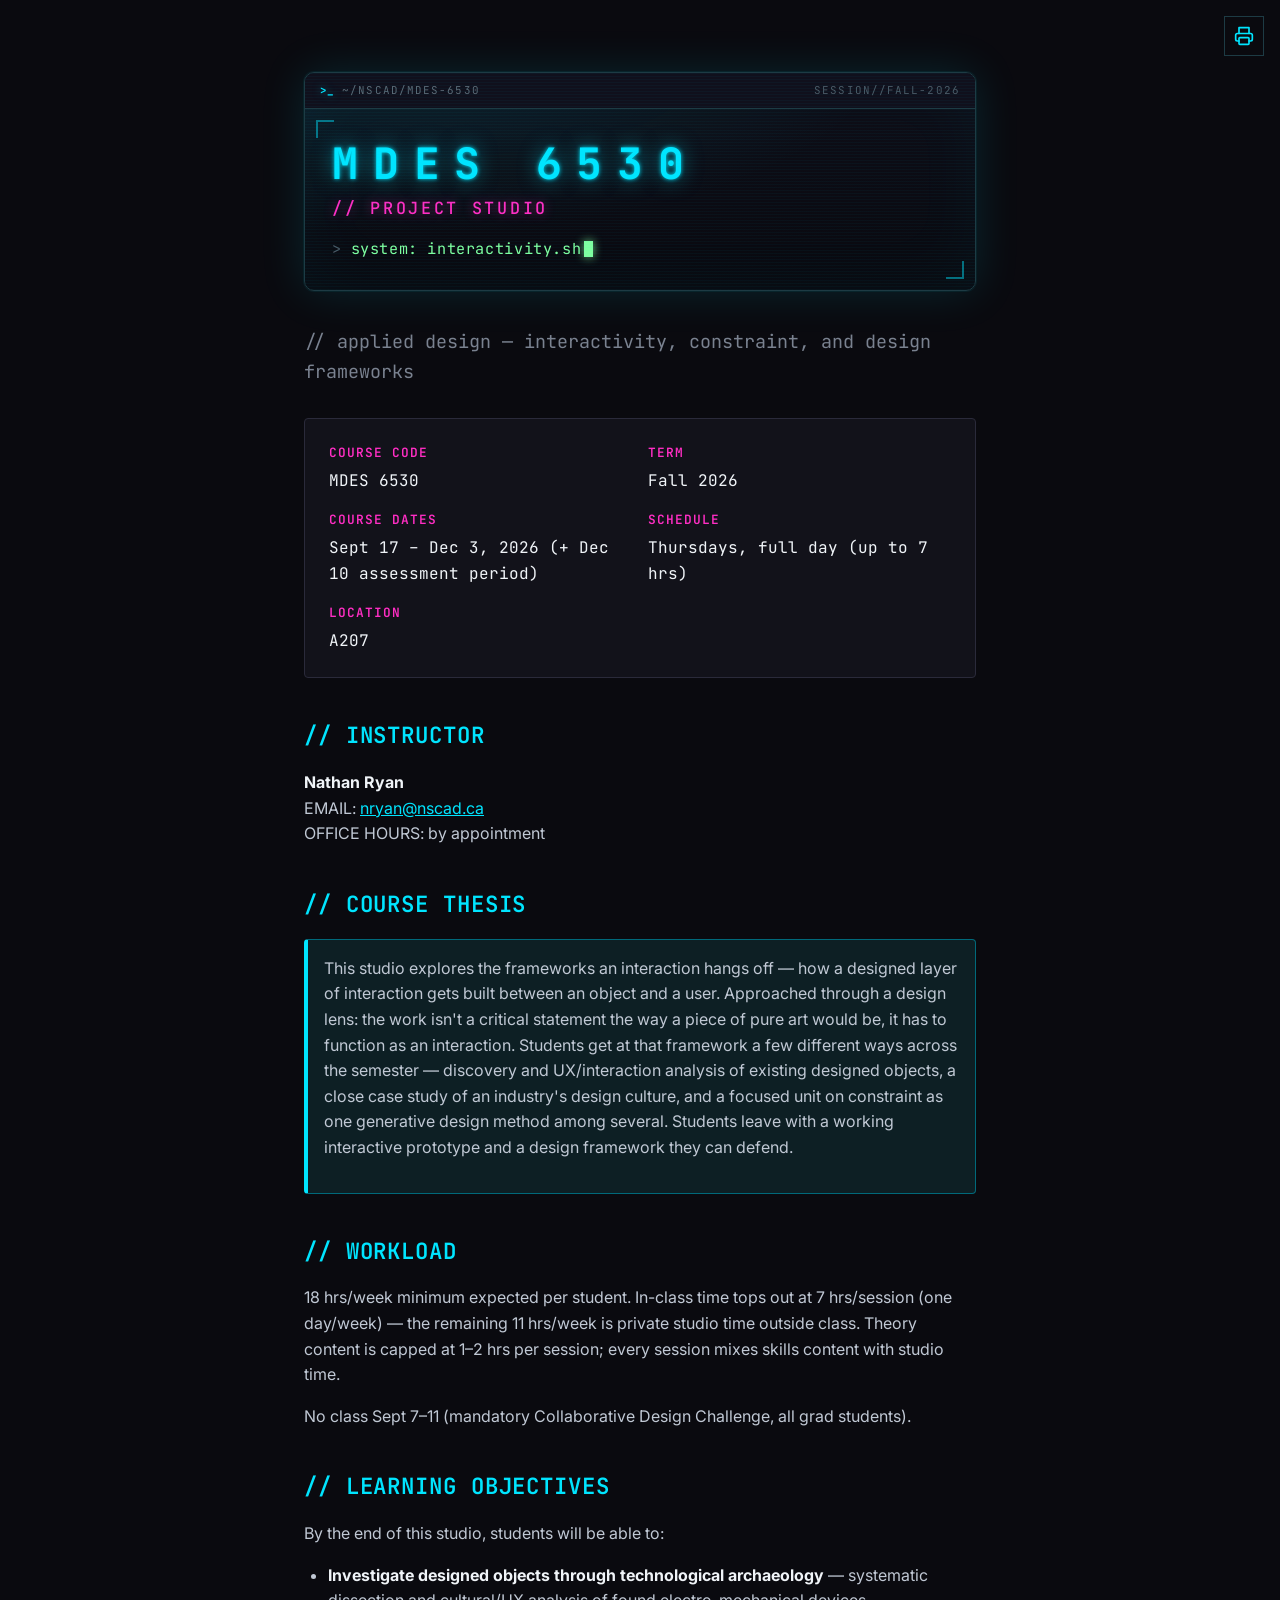
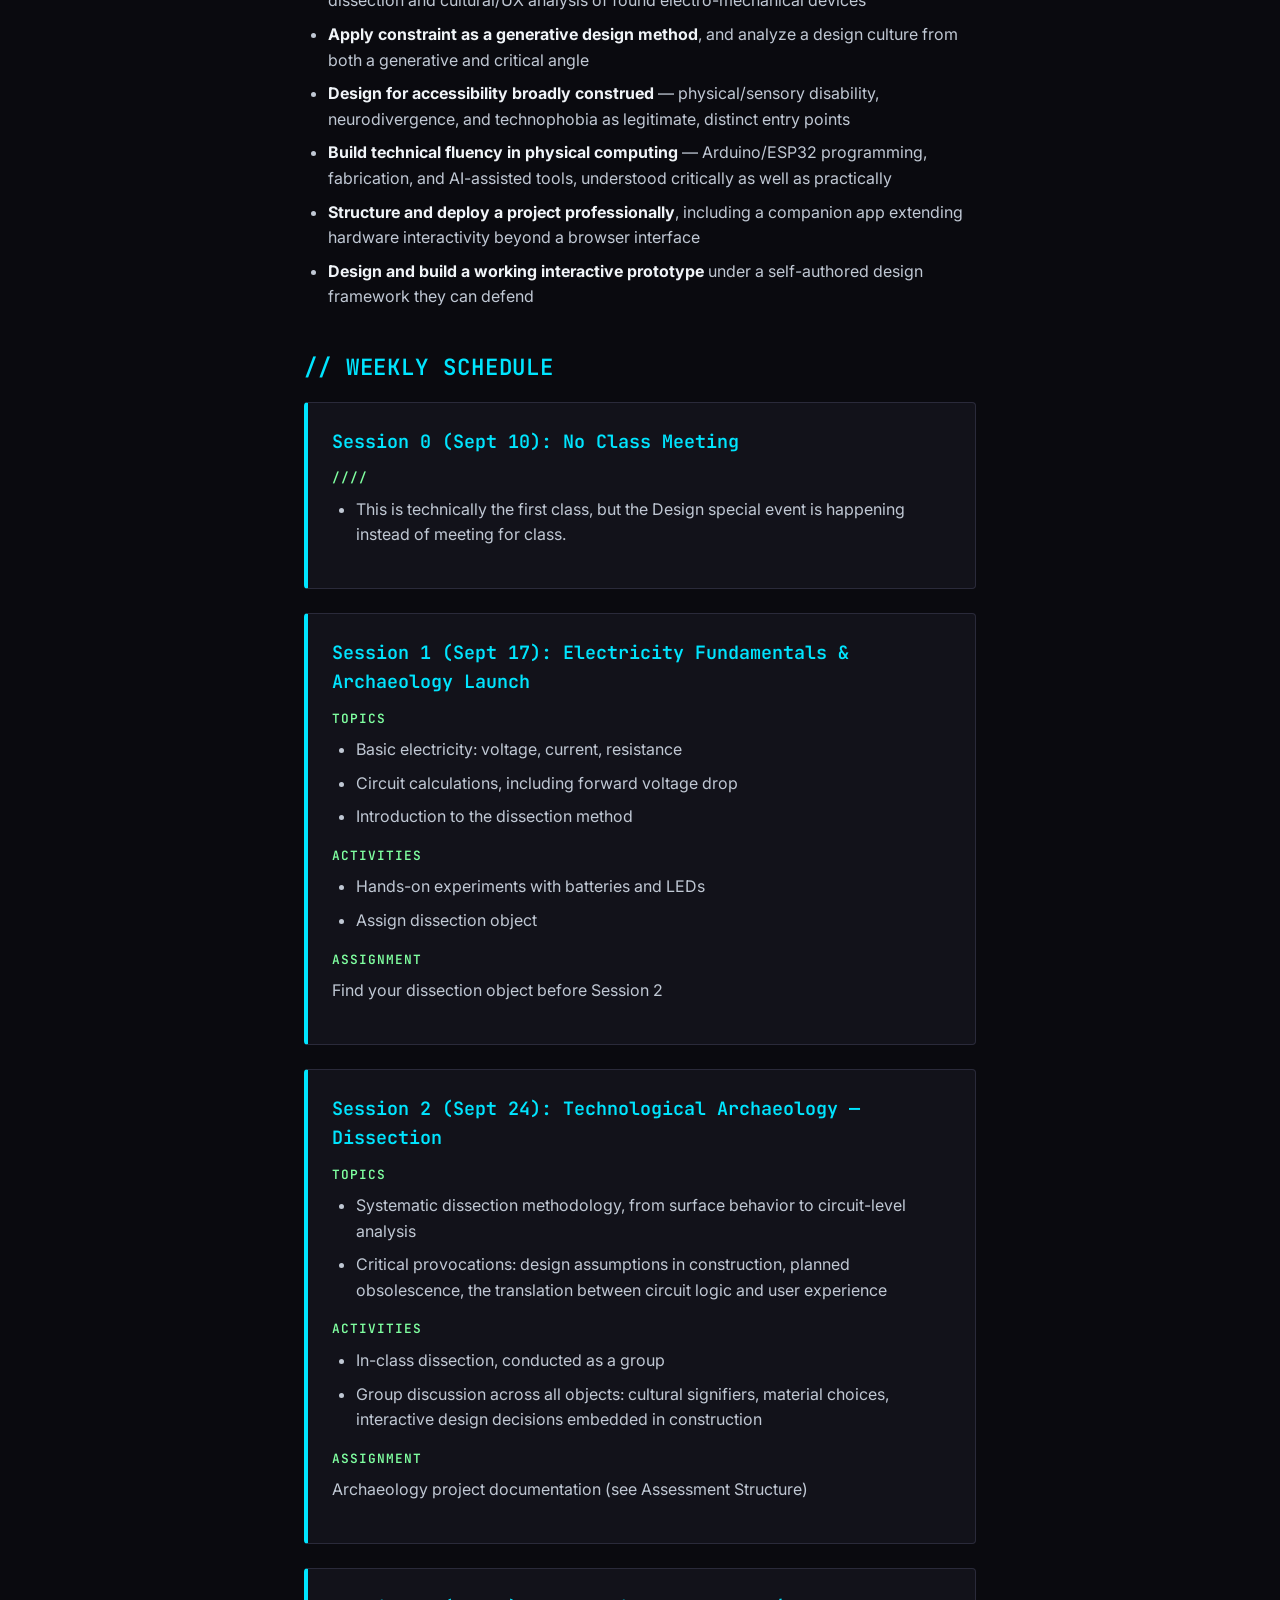
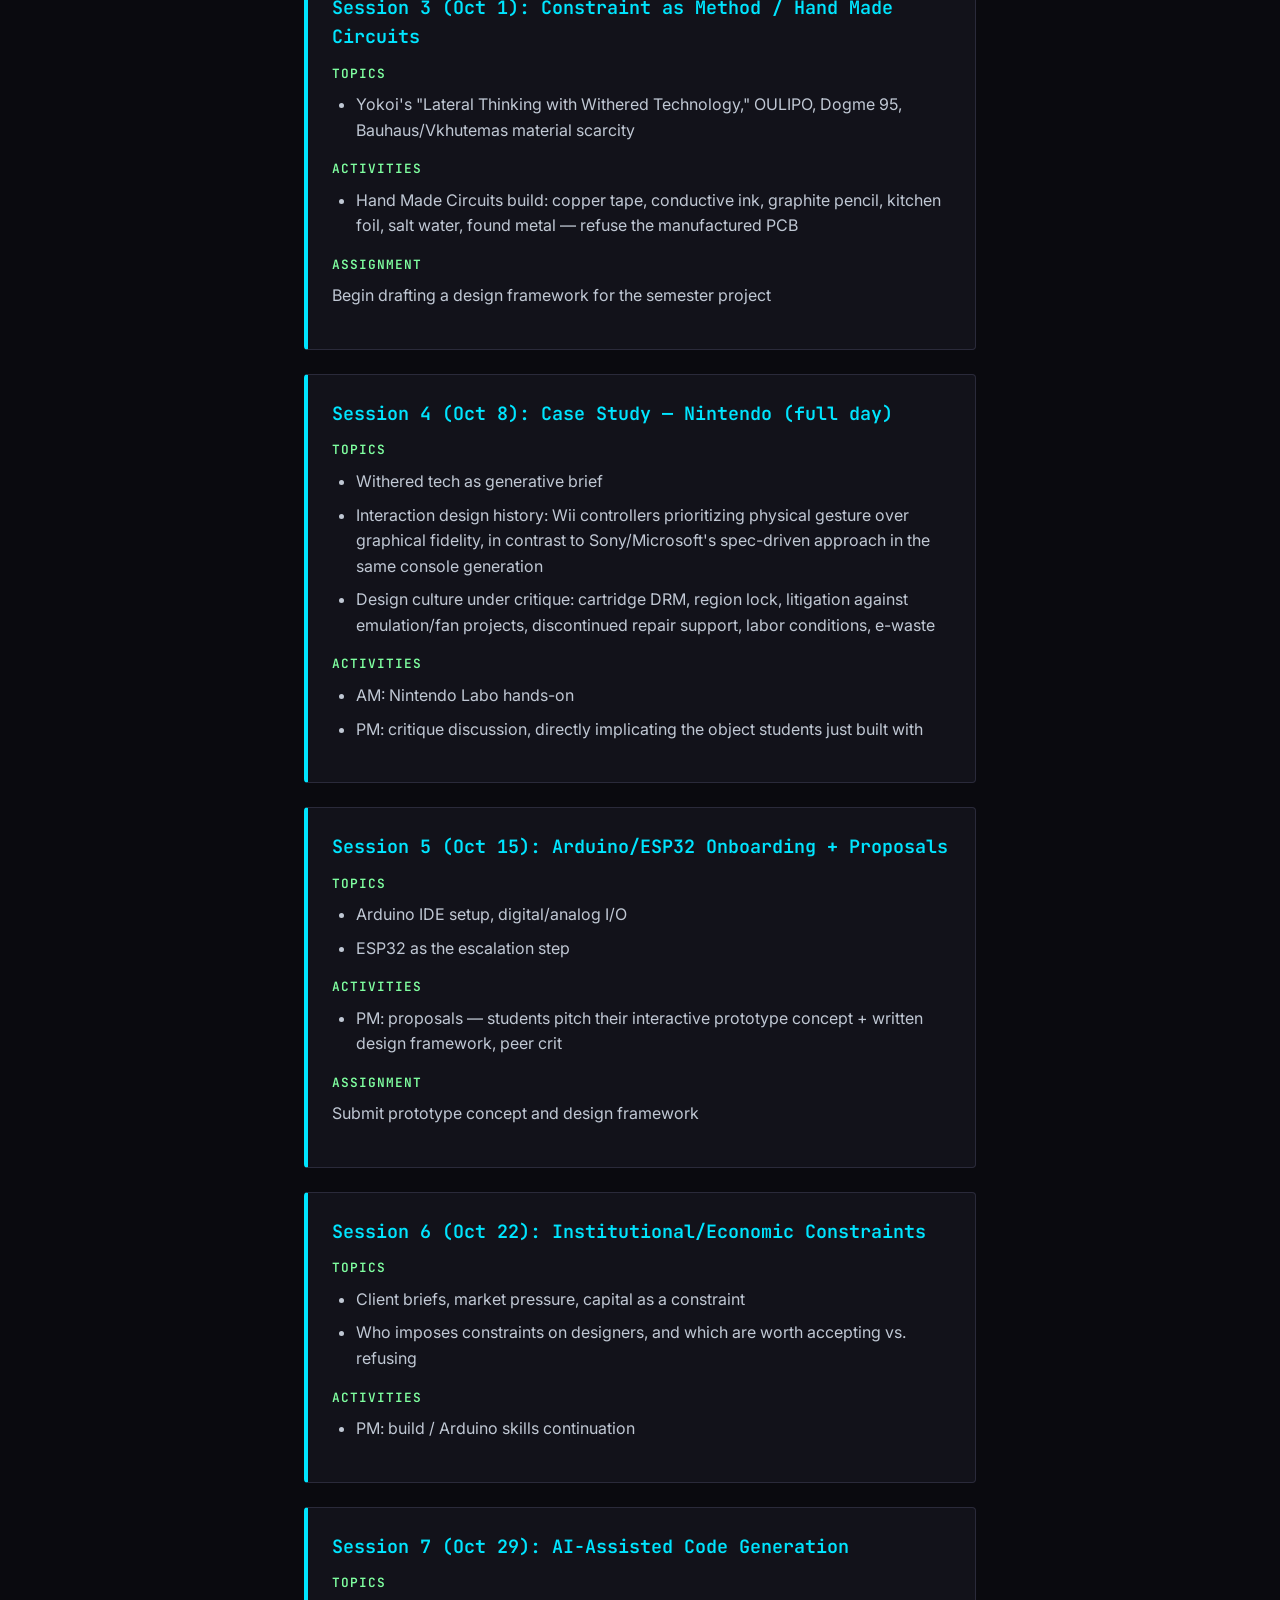
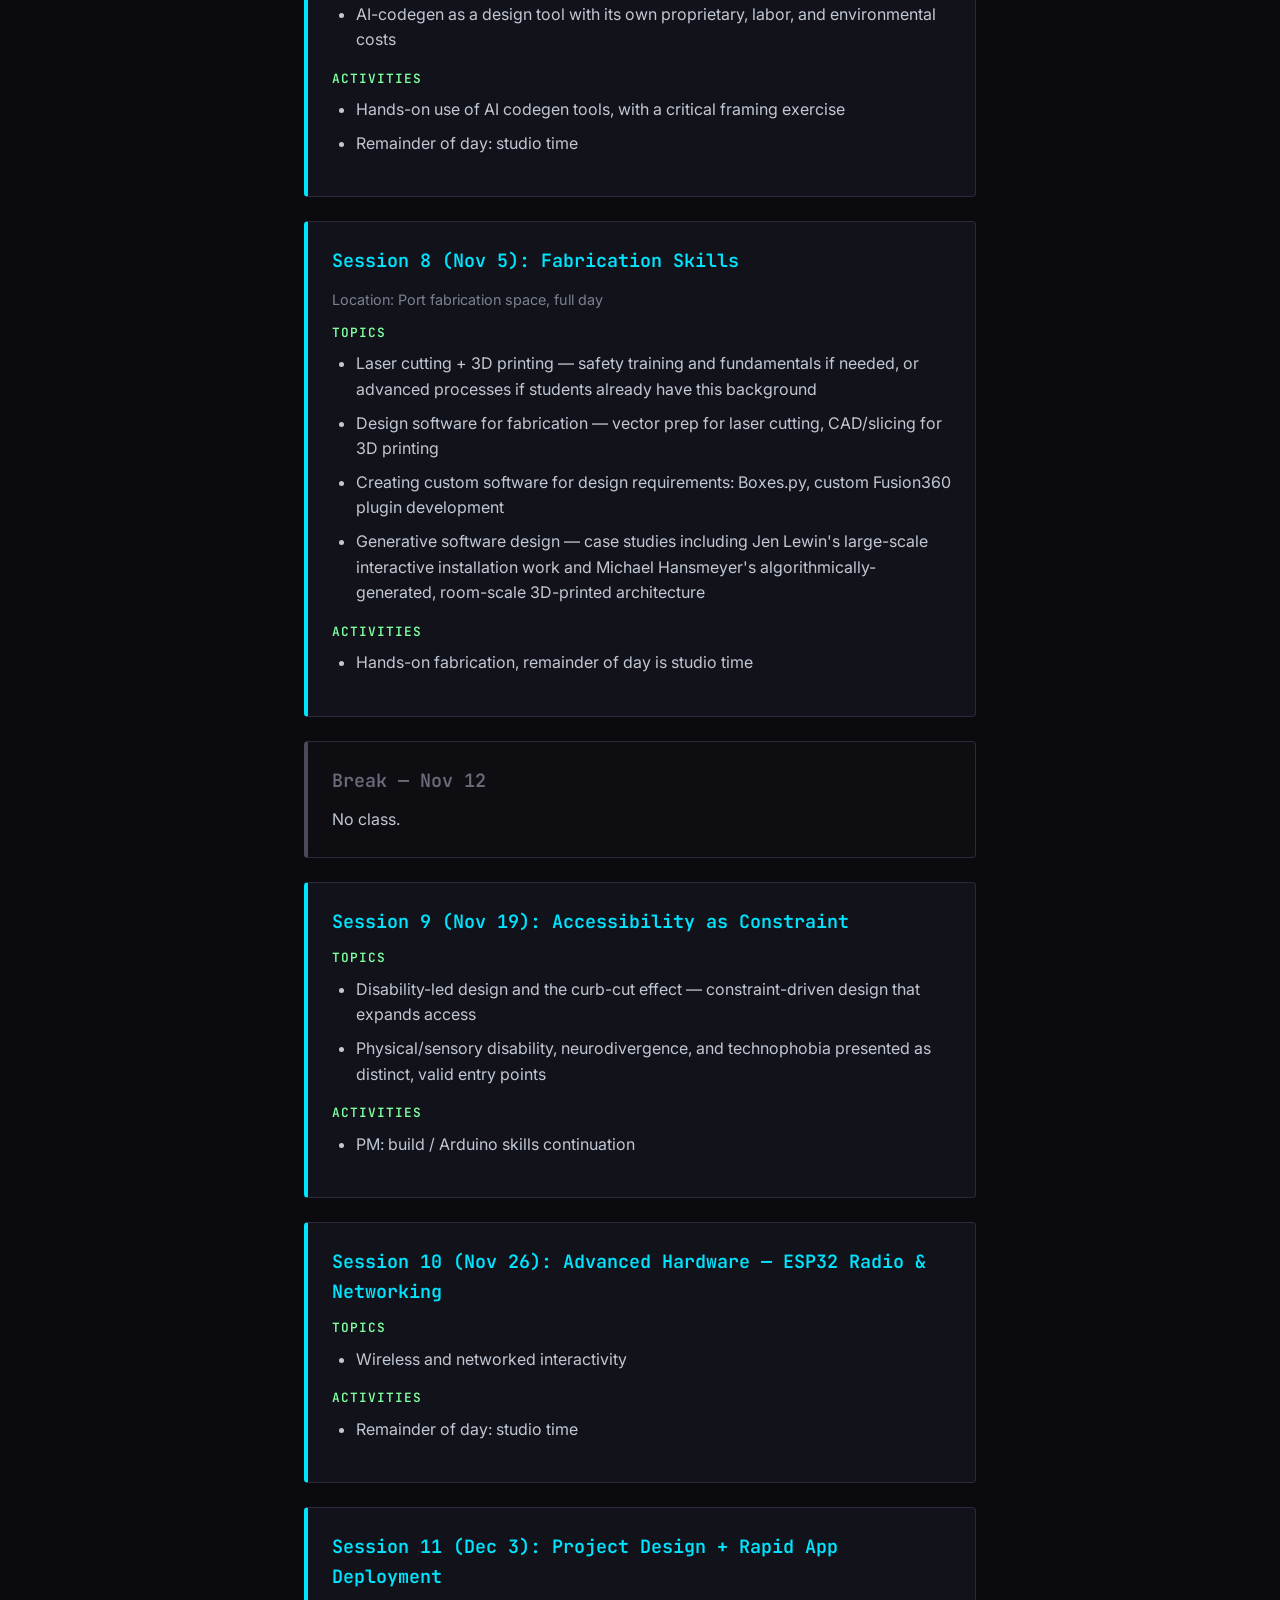
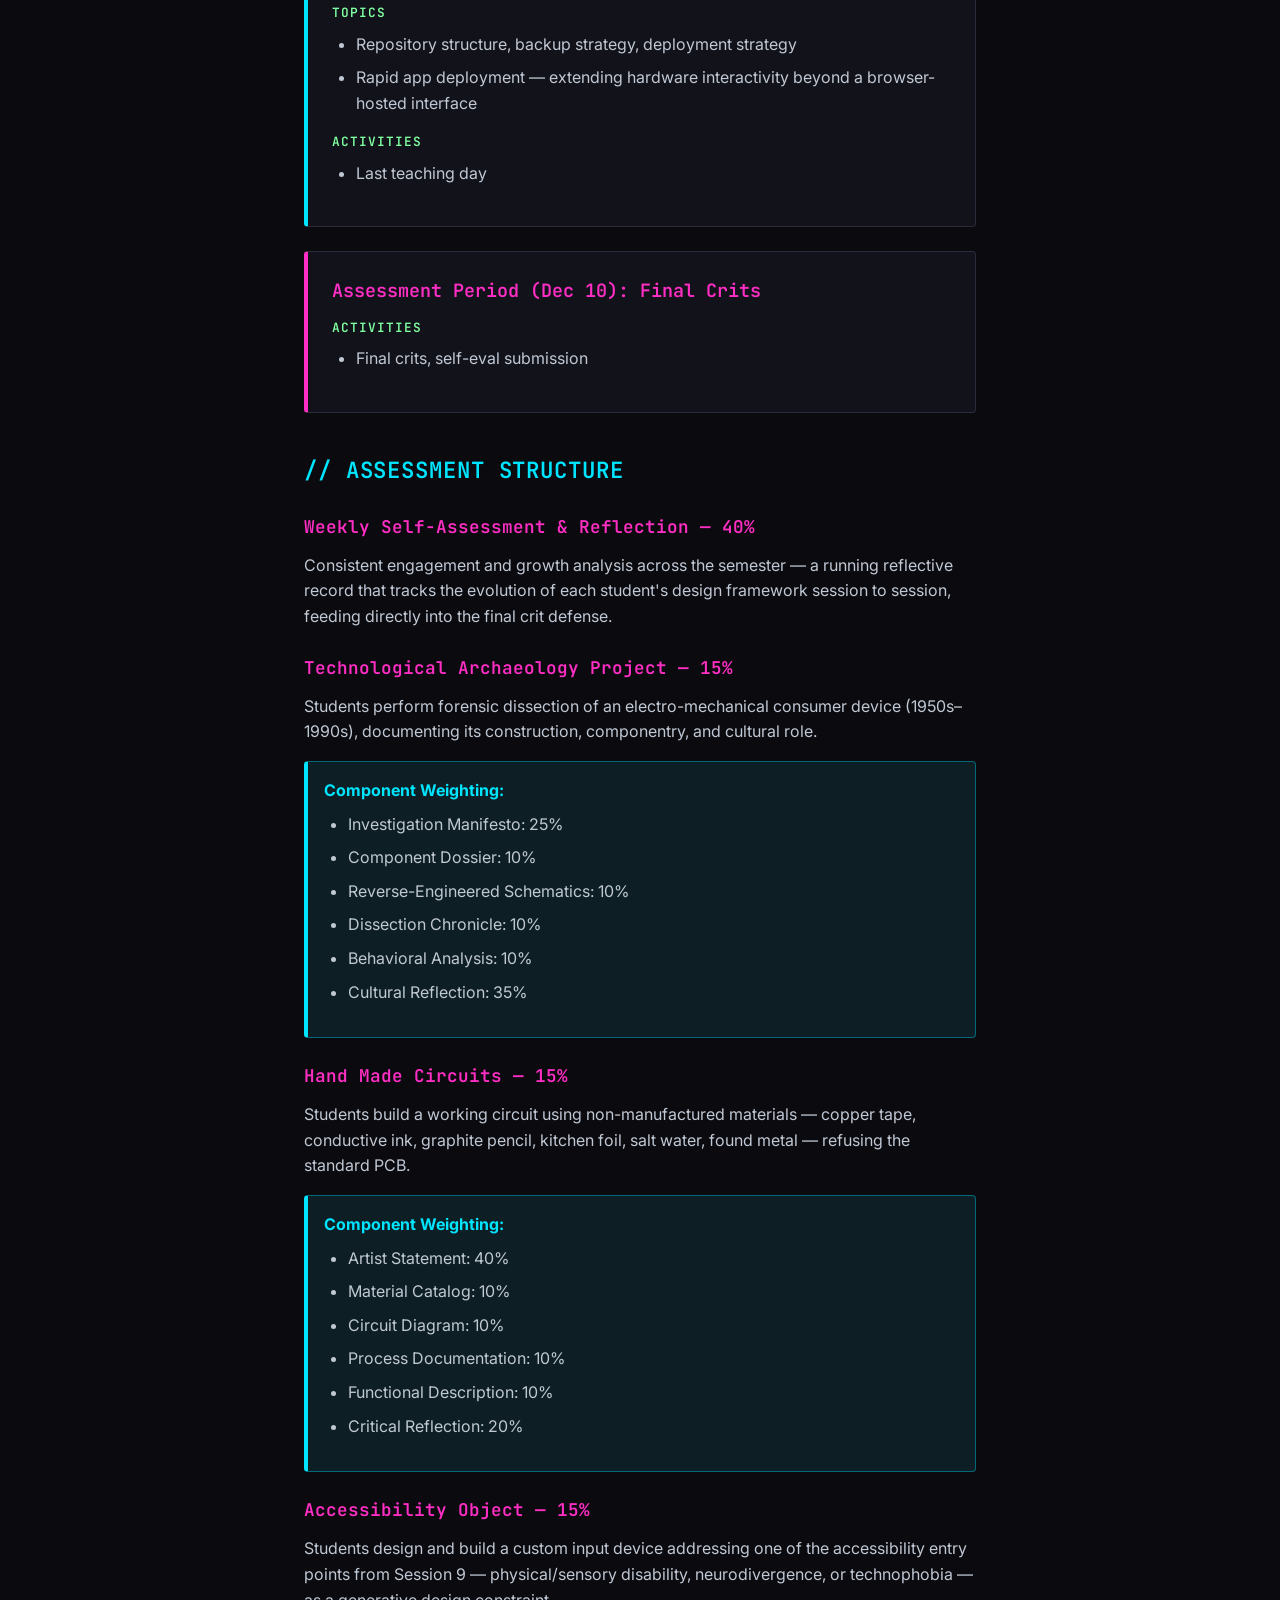
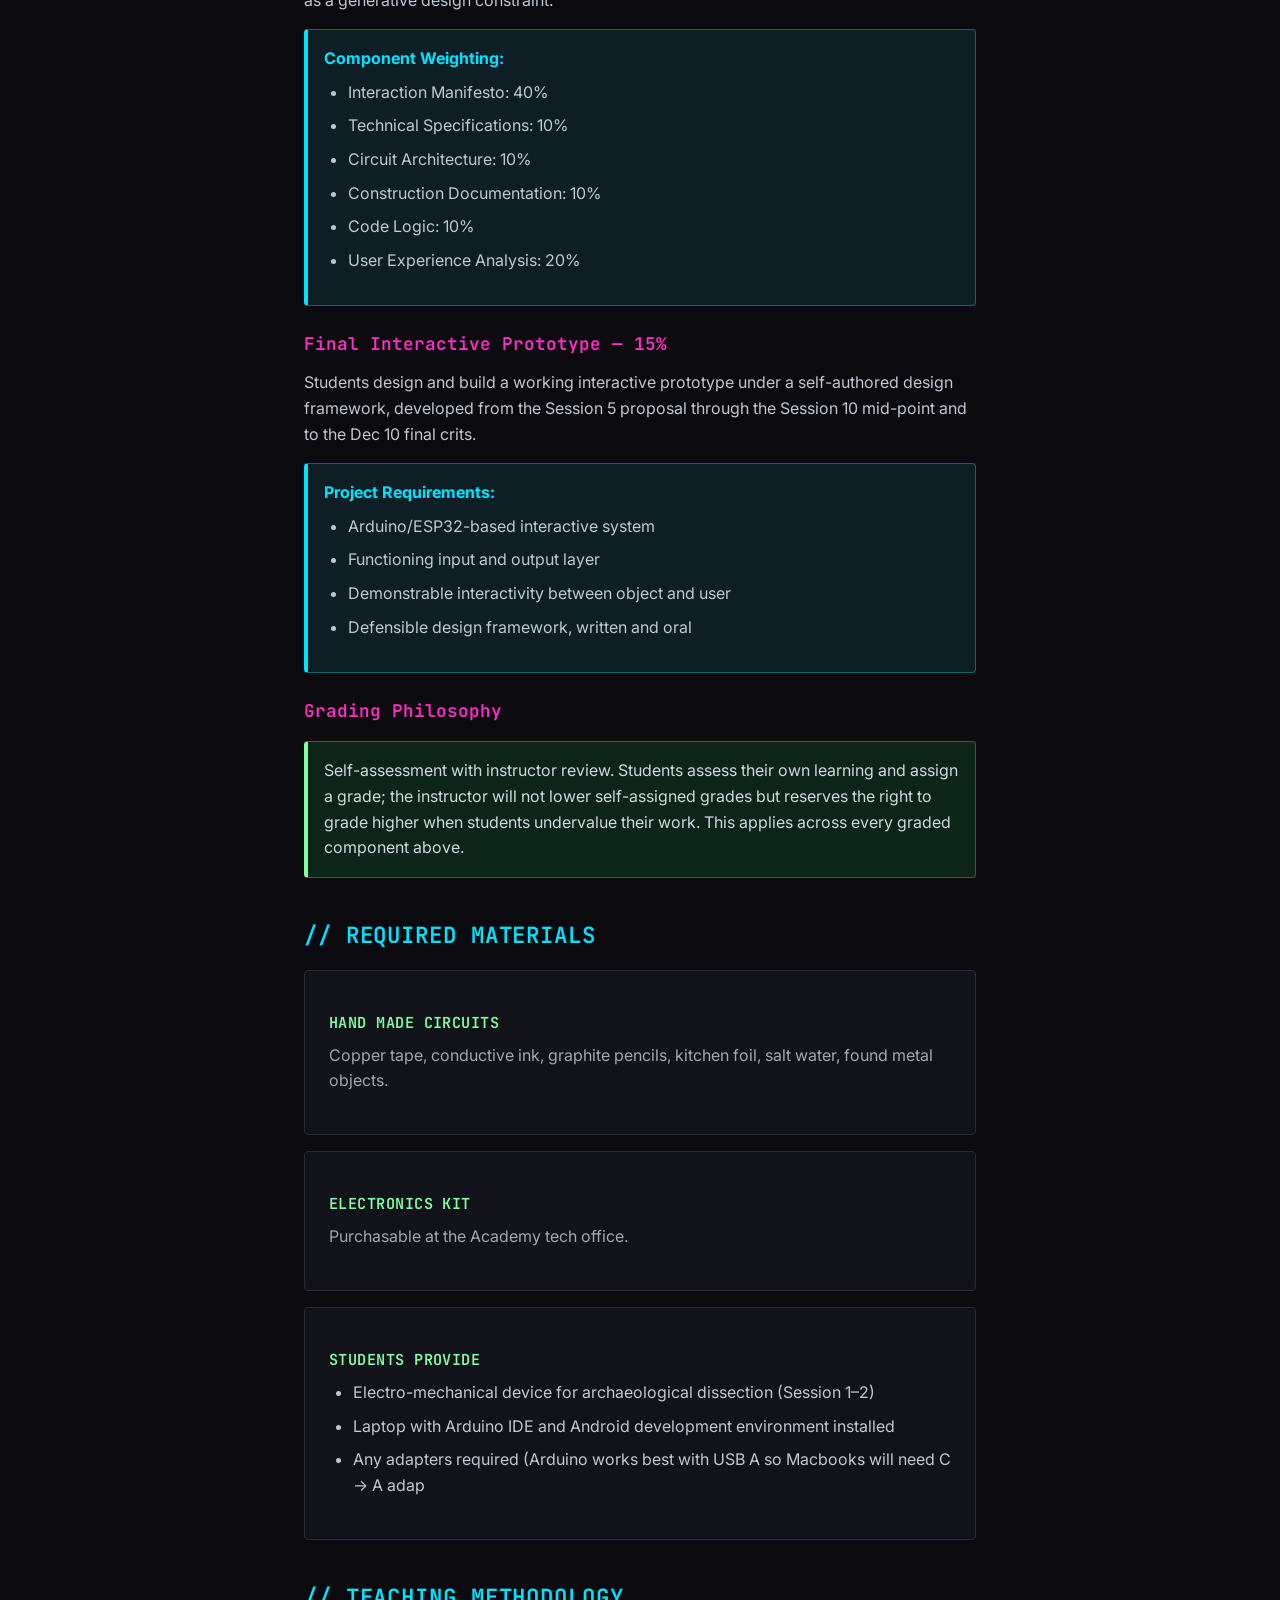
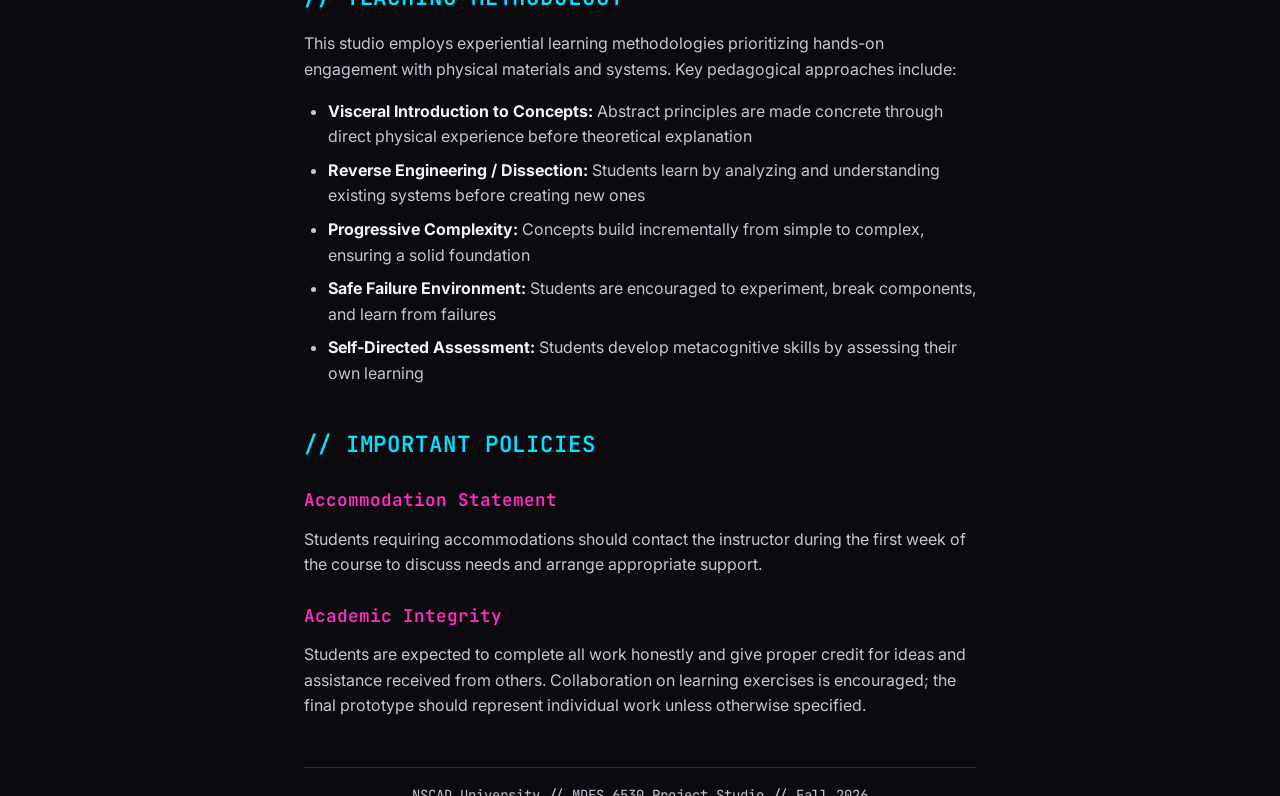
<file: index.html>
<!DOCTYPE html>
<html lang="en">
<head>
<meta charset="UTF-8">
<meta http-equiv="refresh" content="0; url=MDES6530_Course_Outline.html">
<title>MDES 6530: Project Studio</title>
<link rel="canonical" href="MDES6530_Course_Outline.html">
</head>
<body>
<p>Redirecting to the <a href="MDES6530_Course_Outline.html">MDES 6530 course outline</a>&hellip;</p>
</body>
</html>
</file>
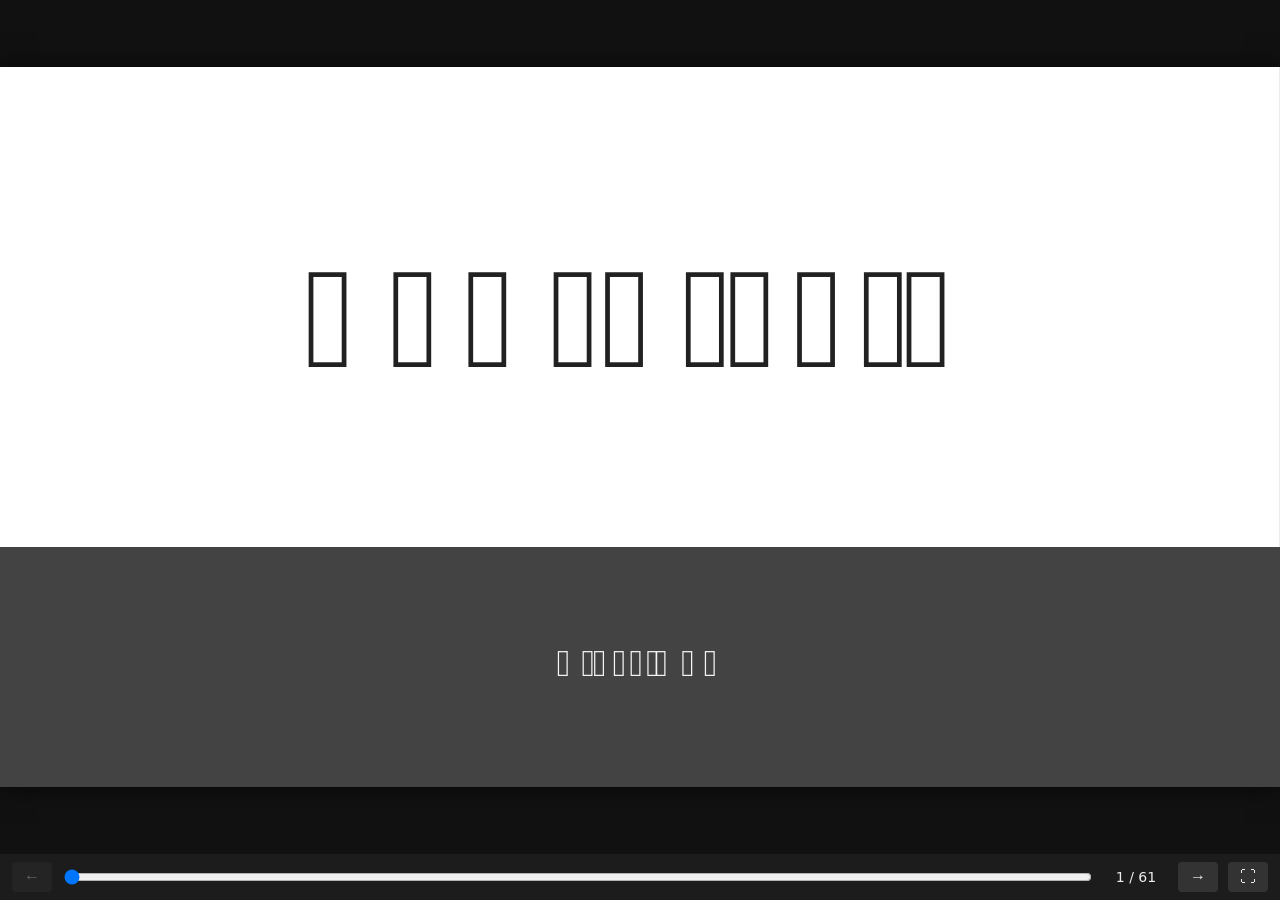
<file: 01-Electricity/viewer/index.html>
<!doctype html>
<html lang="en">
  <head>
    <meta charset="UTF-8" />
    <meta name="viewport" content="width=device-width, initial-scale=1.0" />
    <title>Class 1 - Introduction to Electricity and Electronics</title>
    <script type="module" crossorigin src="./assets/index-CjbCpSGR.js"></script>
    <link rel="stylesheet" crossorigin href="./assets/index-BbiCk6H7.css">
  </head>
  <body>
    <div id="root"></div>
  </body>
</html>
</file>
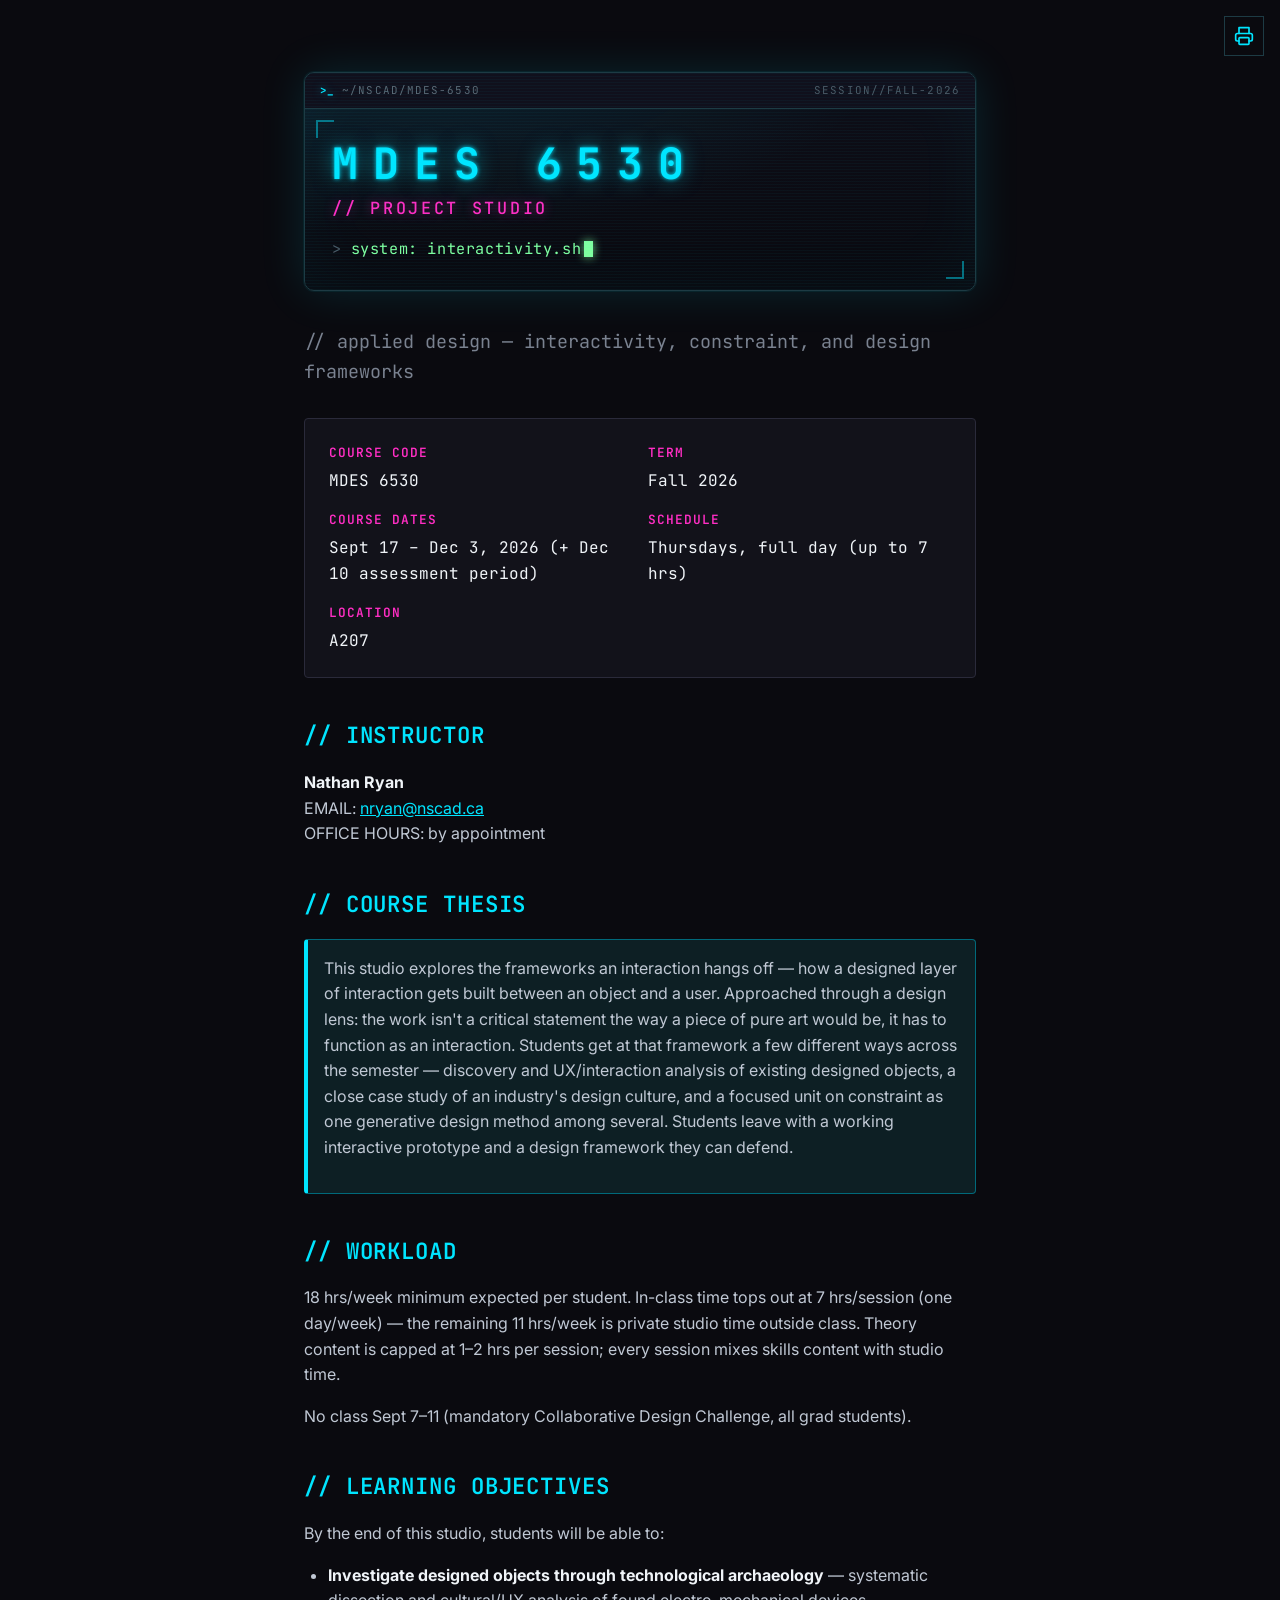
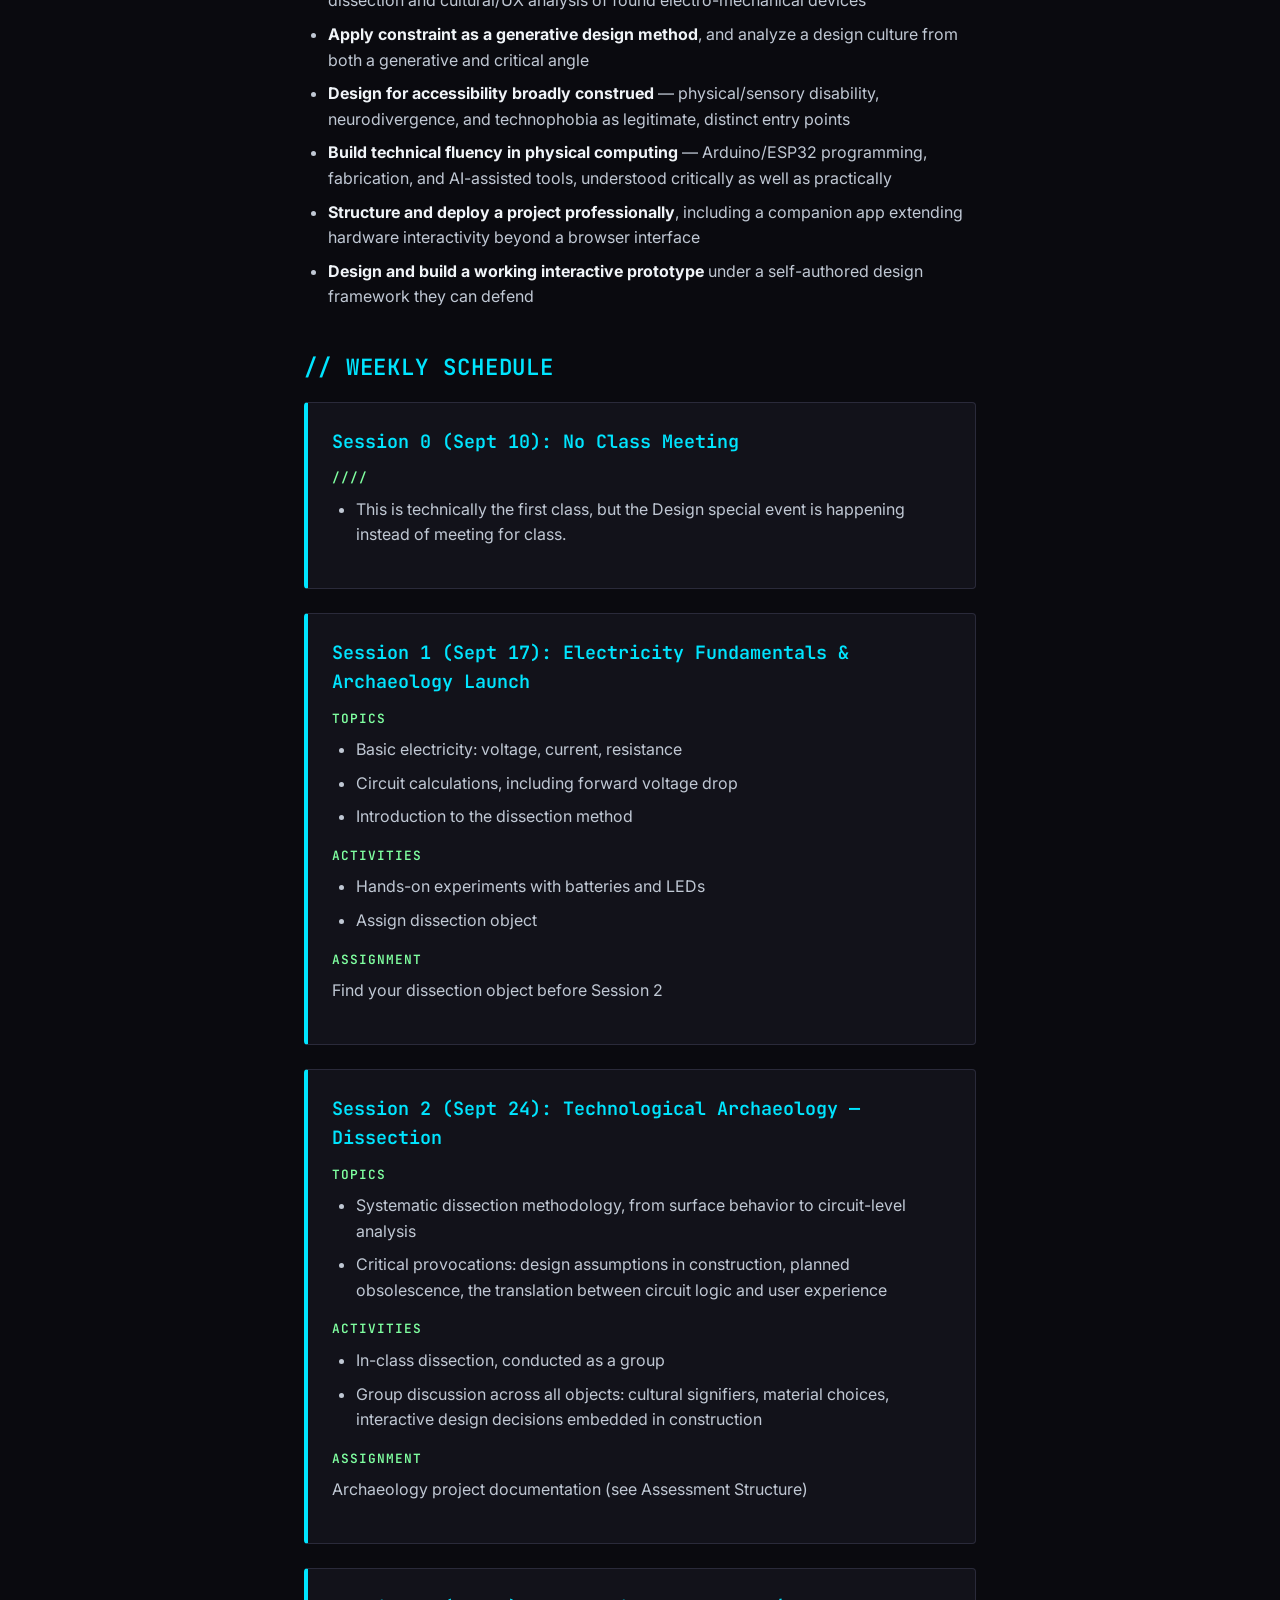
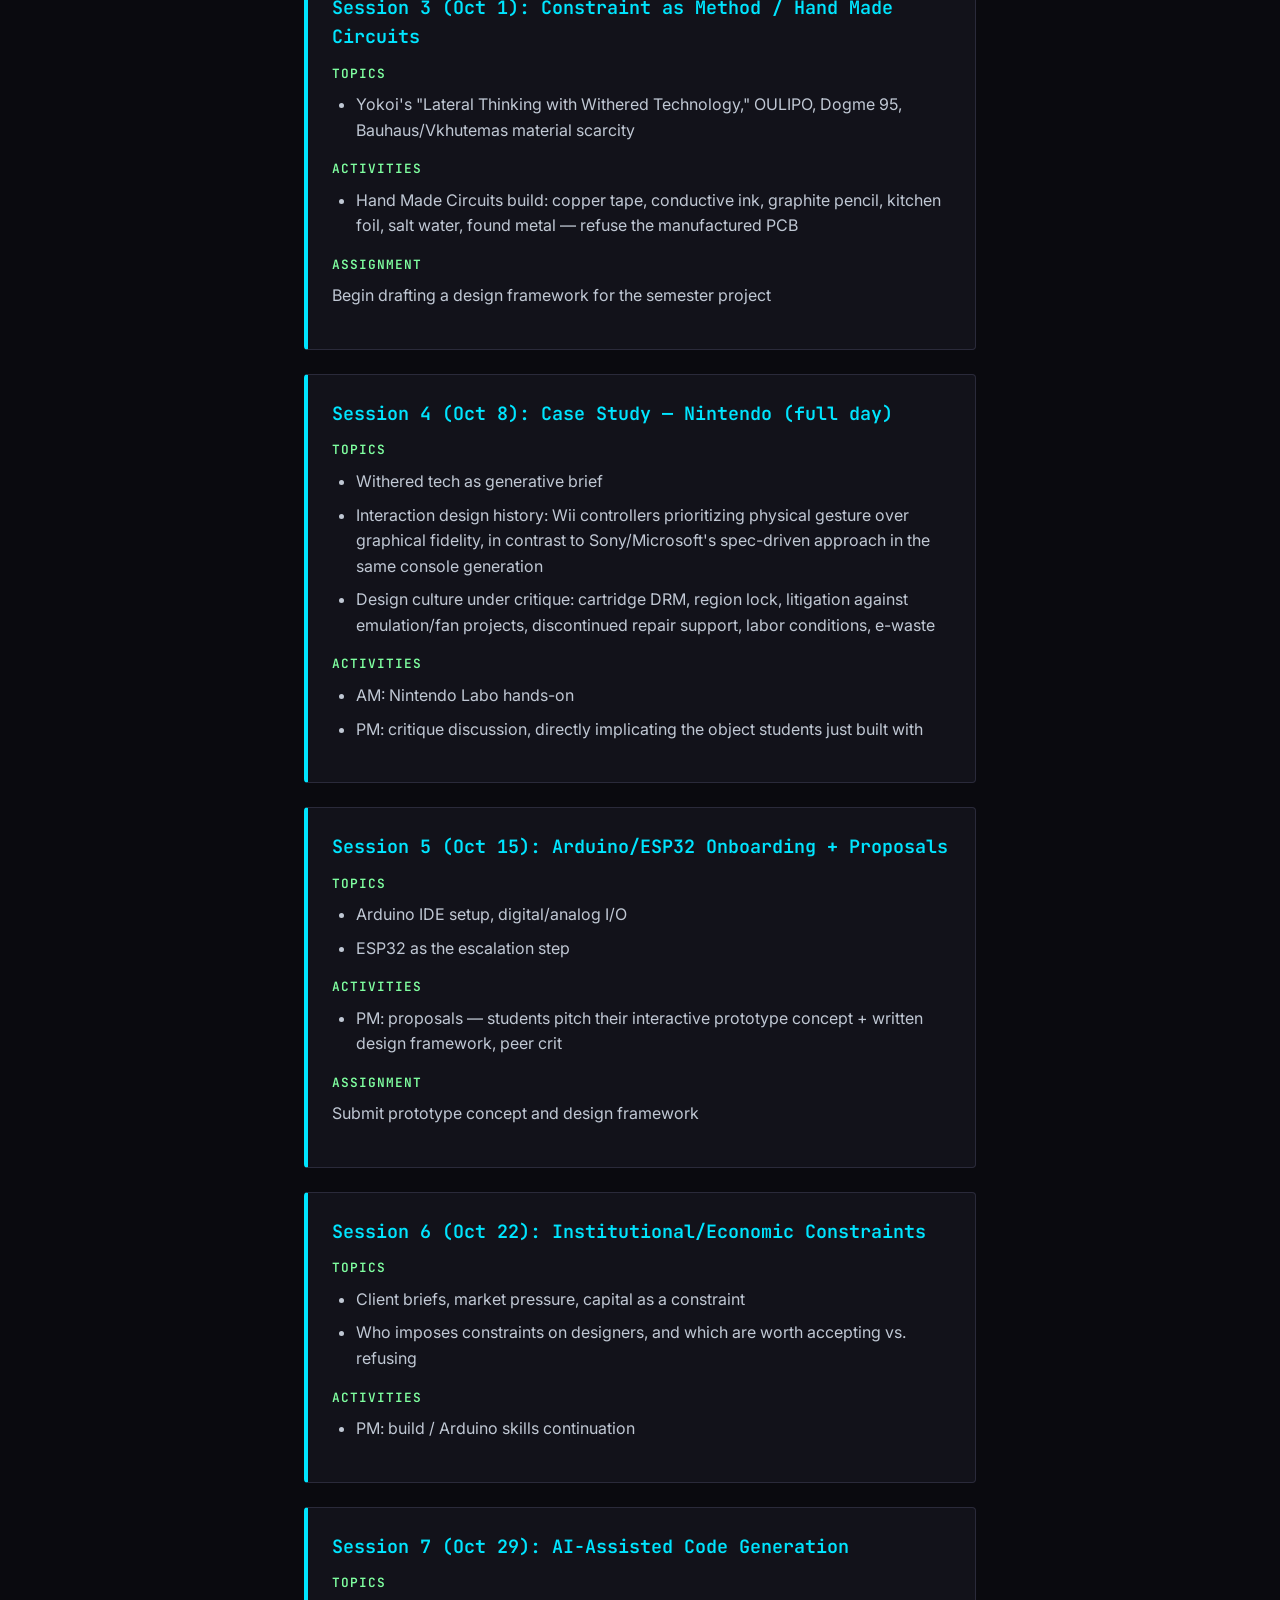
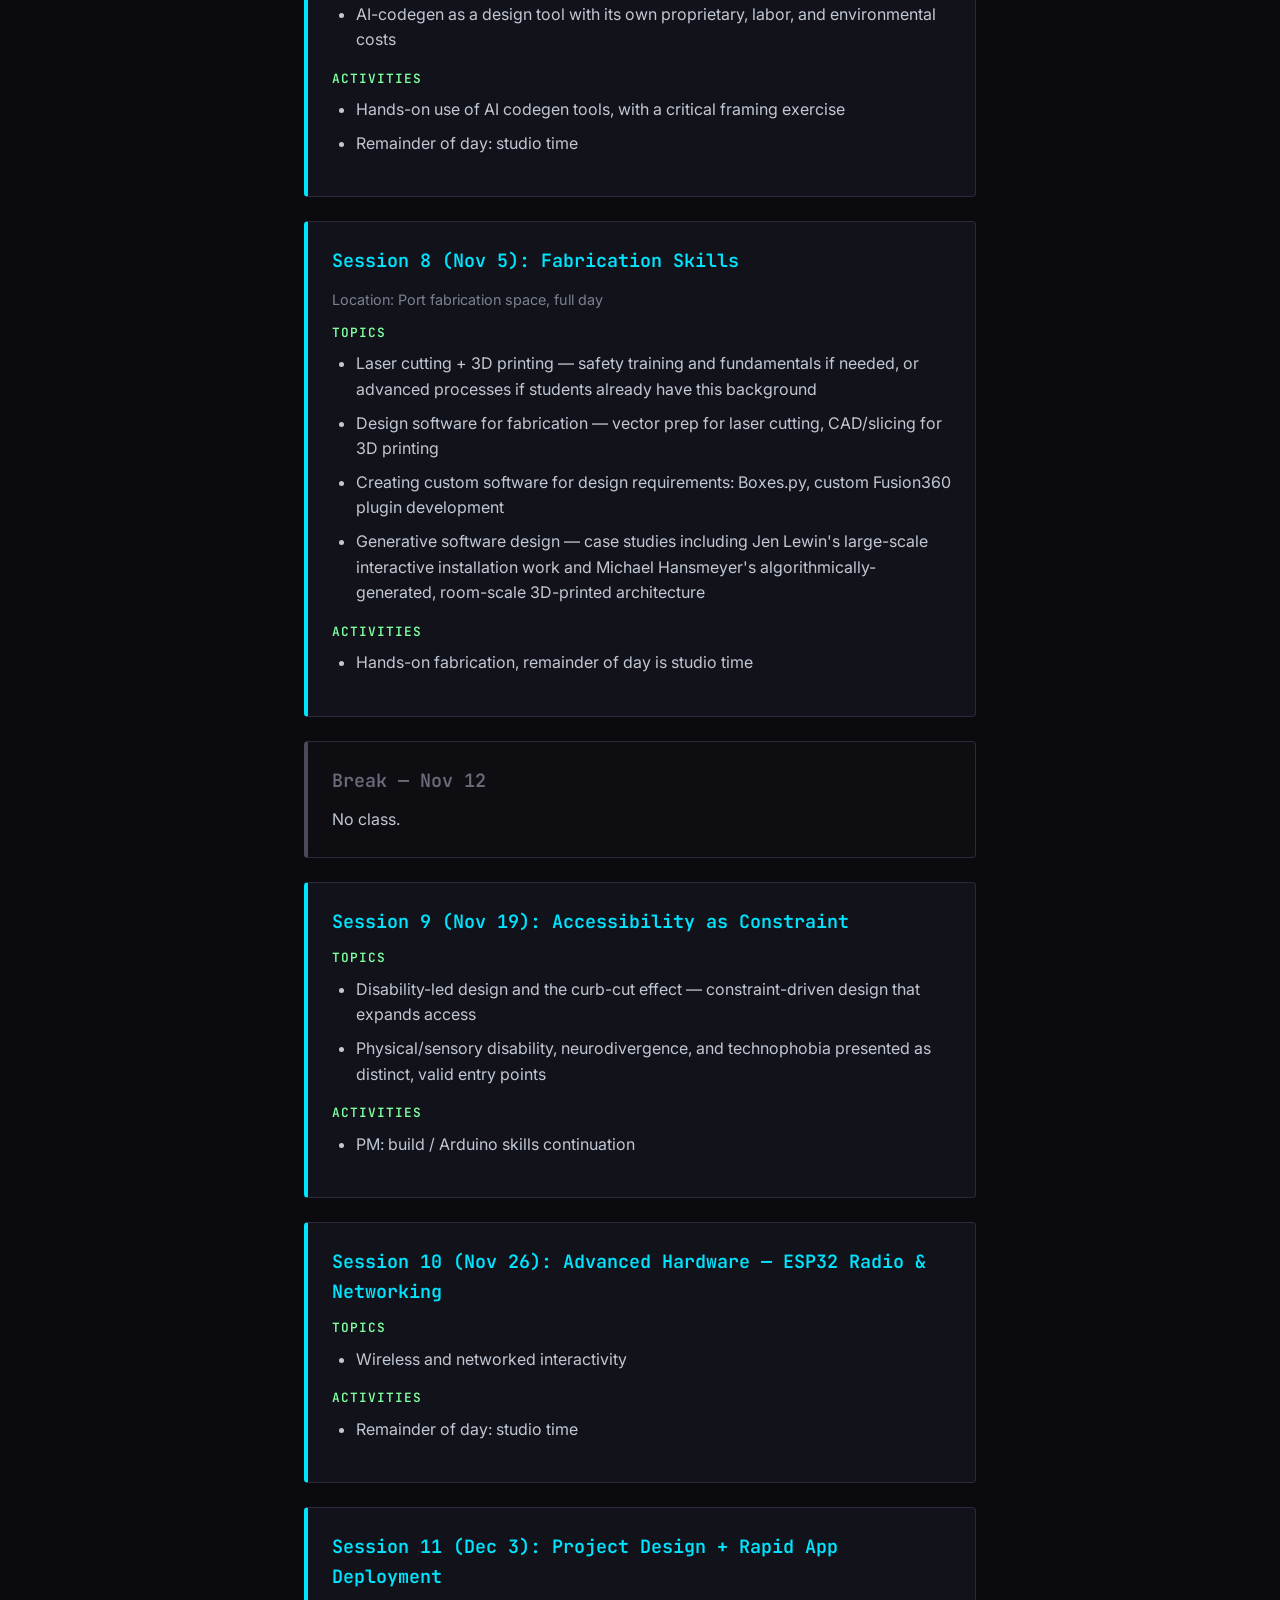
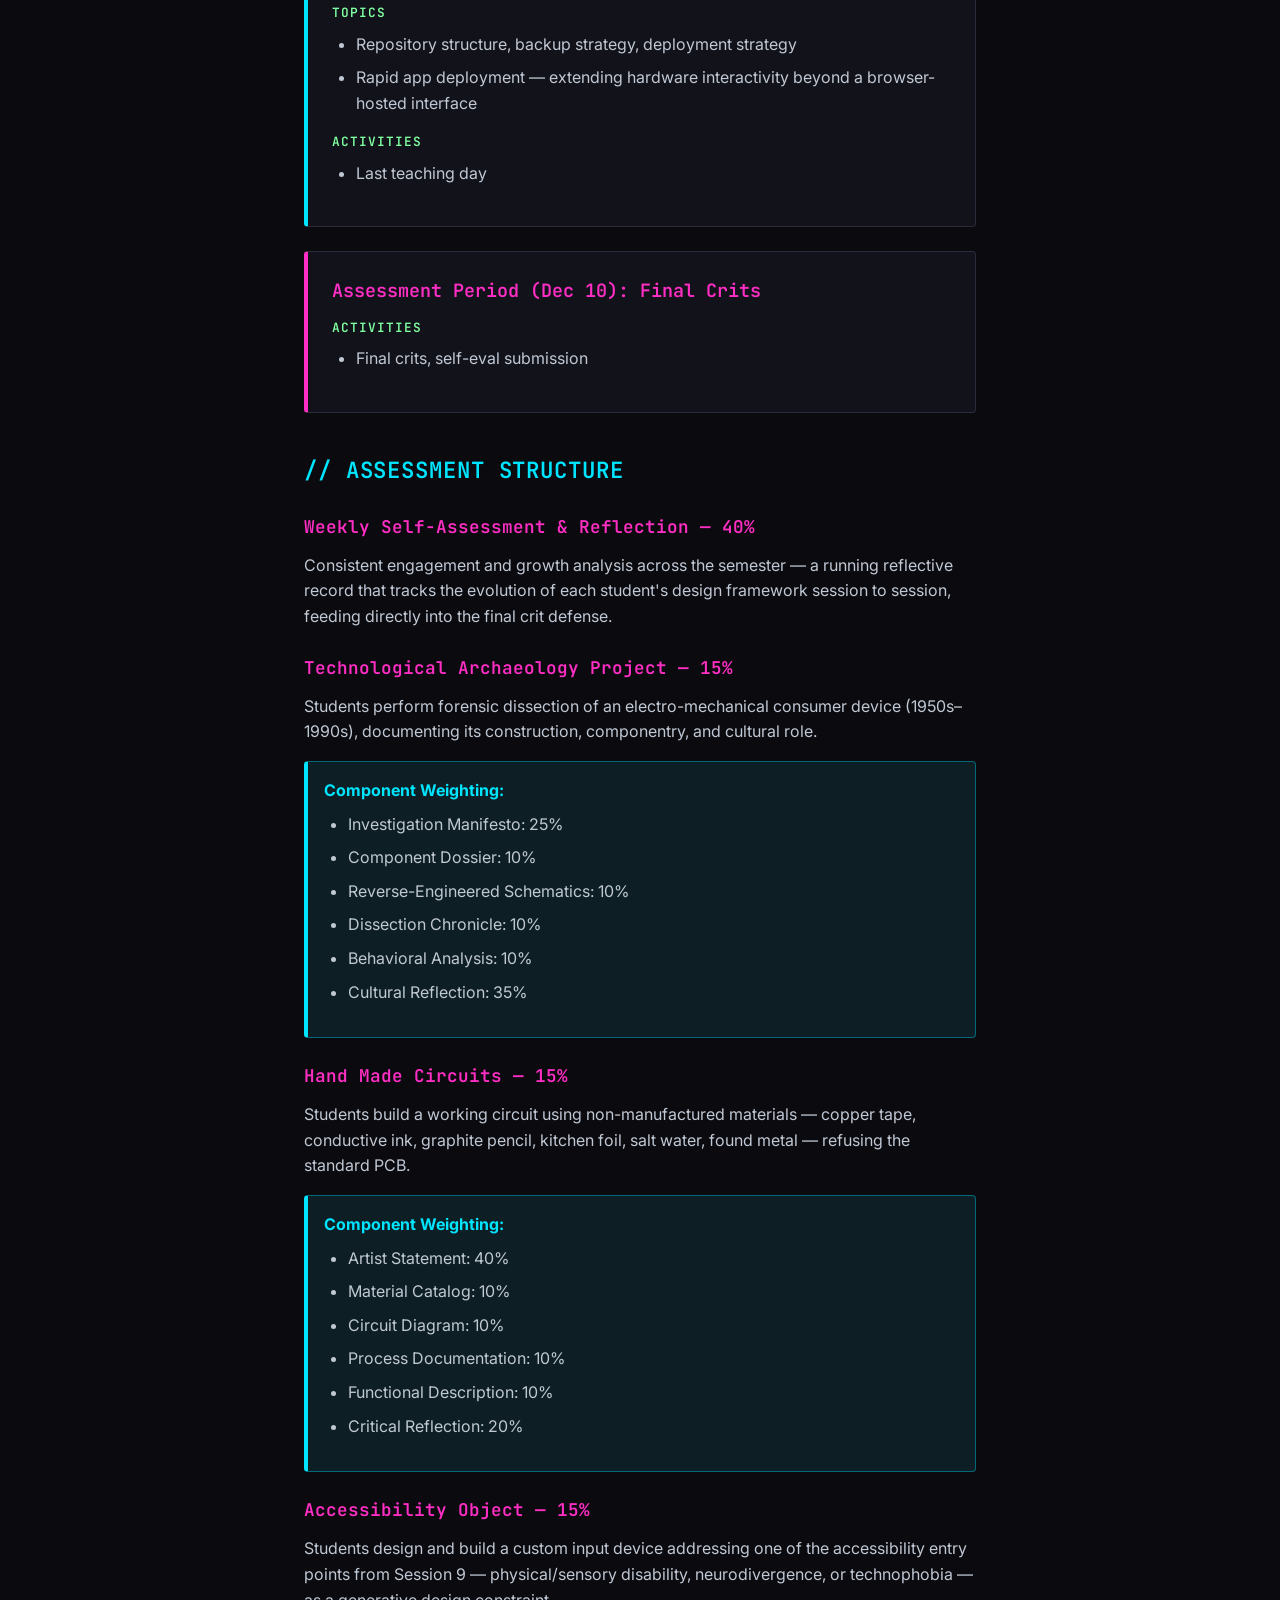
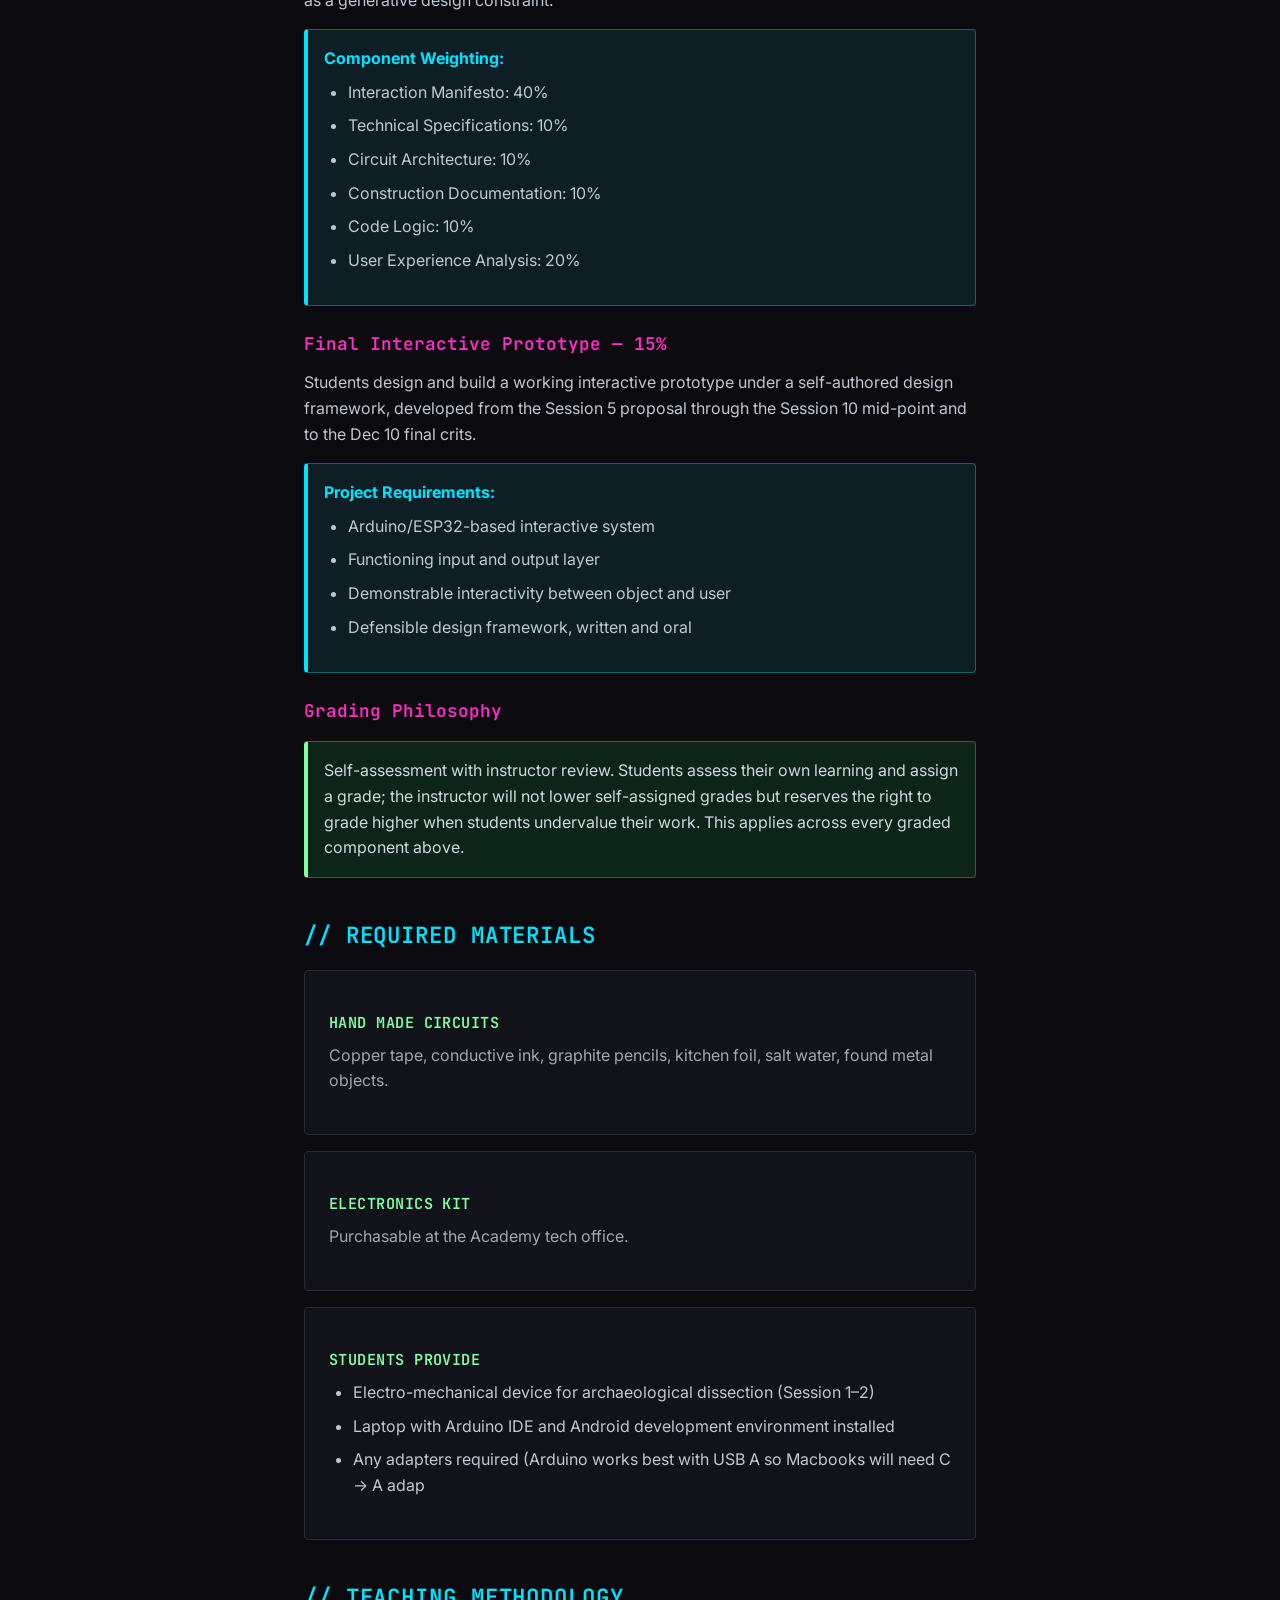
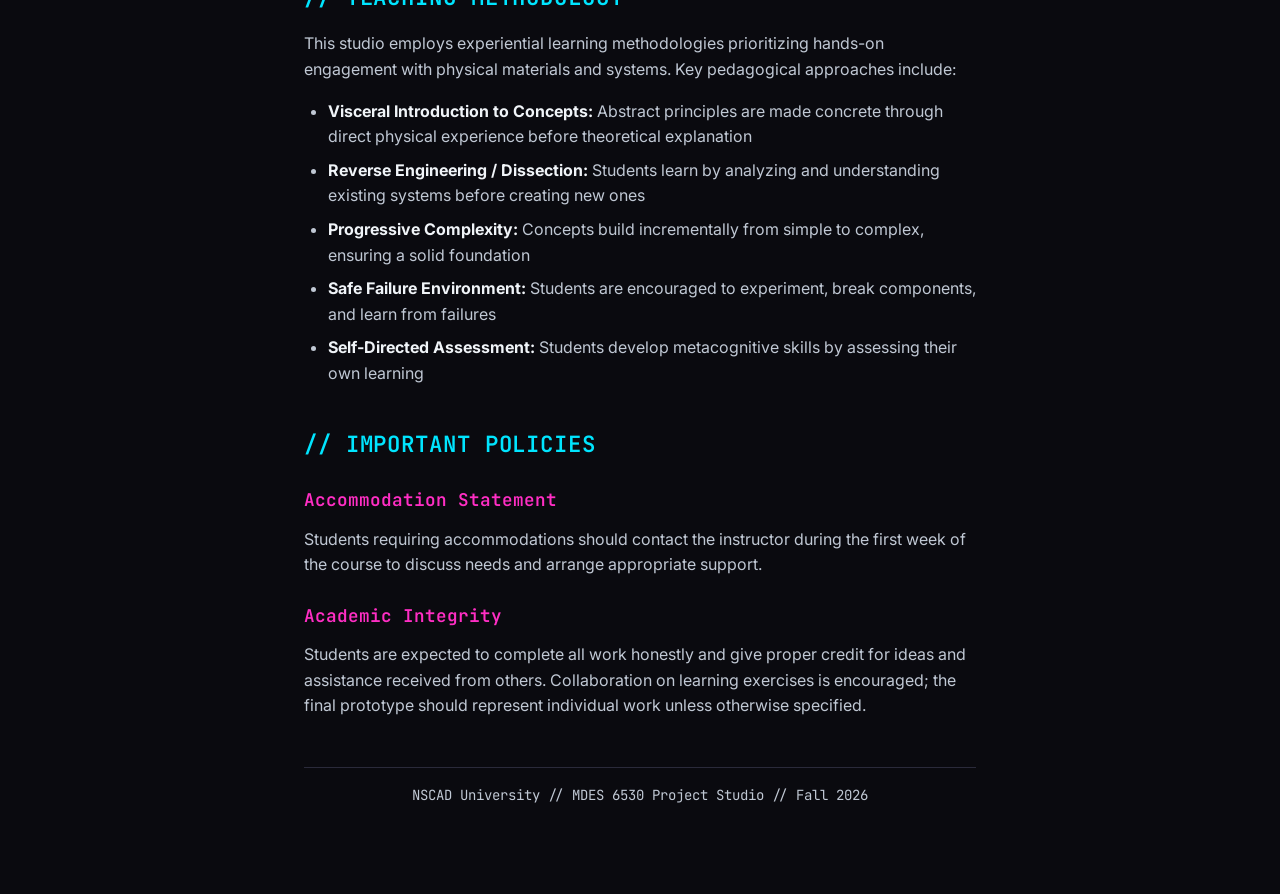
<file: MDES6530_Course_Outline.html>
<!DOCTYPE html>
<html lang="en">
<head>
    <meta charset="UTF-8">
    <meta name="viewport" content="width=device-width, initial-scale=1.0">
    <title>MDES 6530: Project Studio</title>
    <style>
        @import url('https://fonts.googleapis.com/css2?family=JetBrains+Mono:wght@400;500;700&family=Inter:wght@300;400;600;700&display=swap');

        * {
            margin: 0;
            padding: 0;
            box-sizing: border-box;
        }

        body {
            font-family: 'Inter', -apple-system, BlinkMacSystemFont, 'Segoe UI', sans-serif;
            line-height: 1.6;
            color: #d0d8e0;
            max-width: 8.5in;
            margin: 0 auto;
            padding: 0.75in;
            background: #0a0a0f;
        }

        /* ── Terminal masthead ─────────────────────────────── */
        .terminal {
            position: relative;
            margin: 0 0 2.25rem;
            background:
                radial-gradient(120% 140% at 15% -10%, rgba(0, 229, 255, 0.10), transparent 60%),
                linear-gradient(180deg, #0e0e18 0%, #09090f 100%);
            border: 1px solid #1d3b44;
            border-radius: 10px;
            box-shadow:
                0 0 0 1px rgba(0, 229, 255, 0.06),
                0 0 46px rgba(0, 229, 255, 0.13),
                inset 0 0 70px rgba(0, 229, 255, 0.045);
            overflow: hidden;
        }

        .terminal::after {
            content: "";
            position: absolute;
            inset: 0;
            background: repeating-linear-gradient(
                180deg,
                rgba(0, 229, 255, 0.035) 0px,
                rgba(0, 229, 255, 0.035) 1px,
                transparent 1px,
                transparent 3px);
            pointer-events: none;
        }

        .terminal-bar {
            display: flex;
            align-items: center;
            gap: 0.5rem;
            padding: 0.55rem 0.95rem;
            background: #10101c;
            border-bottom: 1px solid #1d3b44;
            font-family: 'JetBrains Mono', monospace;
            font-size: 0.68rem;
            letter-spacing: 0.1em;
            text-transform: uppercase;
            color: #4a5a66;
        }

        .terminal-bar .term-glyph {
            color: #00e5ff;
            font-weight: 700;
            letter-spacing: 0;
            text-shadow: 0 0 8px rgba(0, 229, 255, 0.55);
        }
        .terminal-bar .path { color: #5a6a76; }
        .terminal-bar .term-status { margin-left: auto; color: #4a5a66; }

        .terminal-body {
            position: relative;
            padding: 2rem 1.7rem 1.8rem;
            font-family: 'JetBrains Mono', monospace;
        }

        .terminal-body::before,
        .terminal-body::after {
            content: "";
            position: absolute;
            width: 16px;
            height: 16px;
            border: 2px solid rgba(0, 229, 255, 0.45);
        }
        .terminal-body::before { top: 11px;    left: 11px;  border-right: 0; border-bottom: 0; }
        .terminal-body::after  { bottom: 11px; right: 11px; border-left: 0;  border-top: 0;    }

        .terminal-body .wordmark {
            font-size: clamp(1.9rem, 9vw, 2.7rem);
            font-weight: 700;
            line-height: 1.05;
            letter-spacing: 0.34em;
            color: #00e5ff;
            text-shadow: 0 0 4px rgba(0, 229, 255, 0.9), 0 0 20px rgba(0, 229, 255, 0.55);
            margin-bottom: 0.55rem;
        }

        @media (max-width: 480px) {
            .terminal-body { padding: 1.6rem 1.3rem 1.5rem; }
            .terminal-body .wordmark { letter-spacing: 0.2em; }
        }

        .terminal-body .tagline {
            font-size: 1.05rem;
            font-weight: 500;
            letter-spacing: 0.16em;
            color: #ff2ec4;
            text-shadow: 0 0 12px rgba(255, 46, 196, 0.45);
            margin-bottom: 0.95rem;
        }

        .terminal-body .prompt {
            font-size: 0.95rem;
            letter-spacing: 0.04em;
            color: #7fffa0;
        }
        .terminal-body .prompt .sigil { color: #4a5a66; margin-right: 0.55rem; }

        .cursor {
            display: inline-block;
            width: 0.58em;
            height: 1.05em;
            margin-left: 0.18em;
            vertical-align: -0.18em;
            background: #7fffa0;
            box-shadow: 0 0 10px rgba(127, 255, 160, 0.8);
            animation: blink 1.1s steps(1) infinite;
        }
        @keyframes blink { 0%, 50% { opacity: 1; } 50.01%, 100% { opacity: 0; } }

        /* ── Print / PDF button ────────────────────────────── */
        .print-btn {
            position: fixed;
            top: 16px;
            right: 16px;
            z-index: 100;
            width: 40px;
            height: 40px;
            display: flex;
            align-items: center;
            justify-content: center;
            background: #0a0a0f;
            color: #00e5ff;
            border: 1px solid #1d3b44;
            border-radius: 0;
            cursor: pointer;
            transition: color 0.12s linear, background 0.12s linear, border-color 0.12s linear;
        }
        .print-btn:hover {
            color: #0a0a0f;
            background: #00e5ff;
            border-color: #00e5ff;
        }
        .print-btn:focus-visible {
            outline: 1px solid #00e5ff;
            outline-offset: 2px;
        }

        h1 {
            font-family: 'JetBrains Mono', monospace;
            font-size: 2rem;
            font-weight: 700;
            color: #ffffff;
            margin-bottom: 0.5rem;
            border-bottom: 3px solid #ff2ec4;
            padding-bottom: 0.5rem;
            text-shadow: 0 0 12px rgba(255, 46, 196, 0.4);
            text-transform: uppercase;
            letter-spacing: 0.03em;
        }

        h2 {
            font-family: 'JetBrains Mono', monospace;
            font-size: 1.4rem;
            font-weight: 600;
            color: #00e5ff;
            margin-top: 2.5rem;
            margin-bottom: 1rem;
            text-transform: uppercase;
            letter-spacing: 0.04em;
        }

        h3 {
            font-family: 'JetBrains Mono', monospace;
            font-size: 1.1rem;
            font-weight: 600;
            color: #ff2ec4;
            margin-top: 1.5rem;
            margin-bottom: 0.75rem;
        }

        h4 {
            font-family: 'JetBrains Mono', monospace;
            font-size: 0.95rem;
            font-weight: 600;
            color: #7fffa0;
            margin-top: 1rem;
            margin-bottom: 0.5rem;
            text-transform: uppercase;
            letter-spacing: 0.03em;
        }

        p {
            margin-bottom: 1rem;
            color: #c0c8d4;
        }

        a {
            color: #00e5ff;
        }

        strong {
            color: #f0f4f8;
        }

        .course-info {
            display: grid;
            grid-template-columns: repeat(2, 1fr);
            gap: 1rem;
            background: #12121a;
            border: 1px solid #2a2a3a;
            padding: 1.5rem;
            border-radius: 4px;
            margin-bottom: 2rem;
        }

        .info-item {
            display: flex;
            flex-direction: column;
        }

        .info-label {
            font-family: 'JetBrains Mono', monospace;
            font-weight: 600;
            color: #ff2ec4;
            font-size: 0.8rem;
            text-transform: uppercase;
            letter-spacing: 0.08em;
        }

        .info-value {
            color: #f0f4f8;
            font-size: 1rem;
            margin-top: 0.3rem;
            font-family: 'JetBrains Mono', monospace;
        }

        .week-block {
            background: #12121a;
            border: 1px solid #2a2a3a;
            border-left: 4px solid #00e5ff;
            padding: 1.5rem;
            margin-bottom: 1.5rem;
            border-radius: 4px;
        }

        .week-header {
            font-family: 'JetBrains Mono', monospace;
            font-size: 1.15rem;
            font-weight: 600;
            color: #00e5ff;
            margin-bottom: 0.75rem;
        }

        .section-label {
            font-family: 'JetBrains Mono', monospace;
            font-weight: 600;
            color: #7fffa0;
            margin-bottom: 0.5rem;
            text-transform: uppercase;
            font-size: 0.8rem;
            letter-spacing: 0.08em;
        }

        ul {
            margin-left: 1.5rem;
            margin-bottom: 1rem;
        }

        li {
            margin-bottom: 0.5rem;
            color: #c0c8d4;
        }

        .callout {
            background: #0d1f24;
            border: 1px solid #00697a;
            border-left: 4px solid #00e5ff;
            padding: 1rem;
            margin: 1rem 0;
            border-radius: 4px;
        }

        .callout strong {
            color: #00e5ff;
        }

        .callout-green {
            background: #0d2418;
            border: 1px solid #1f6b3e;
            border-left: 4px solid #7fffa0;
            padding: 1rem;
            margin: 1rem 0;
            border-radius: 4px;
        }

        .callout-green strong {
            color: #7fffa0;
        }

        .materials-list {
            background: #12121a;
            border: 1px solid #2a2a3a;
            padding: 1.5rem;
            border-radius: 4px;
            margin-bottom: 1rem;
        }

        .materials-list p, .materials-list em {
            color: #a0a8b4;
        }

        .footer {
            margin-top: 3rem;
            padding-top: 1rem;
            border-top: 1px solid #2a2a3a;
            text-align: center;
            color: #5a6270;
            font-size: 0.875rem;
            font-family: 'JetBrains Mono', monospace;
        }

        .break-block {
            border-left-color: #4a4a5a !important;
            background: #0d0d12 !important;
        }

        .break-block .week-header {
            color: #6a6a7a !important;
        }

        .page-break {
            page-break-after: always;
        }

        /* ── Print / PDF: render on white ──────────────────── */
        @media print {
            * {
                -webkit-print-color-adjust: exact !important;
                print-color-adjust: exact !important;
                text-shadow: none !important;
                box-shadow: none !important;
                animation: none !important;
            }

            body {
                background: #ffffff !important;
                color: #1a1a1a !important;
                padding: 0.5in;
                max-width: 100%;
                font-size: 10pt;
            }

            p, li { color: #262626 !important; }
            strong { color: #000000 !important; }
            a { color: #0b6b7a !important; }
            [style*="7a8290"] { color: #555555 !important; }

            h1 { color: #111111 !important; border-bottom-color: #b3128a !important; }
            h2 { color: #0b6b7a !important; }
            h3 { color: #b3128a !important; }
            h4 { color: #1f7a45 !important; }

            .print-btn { display: none !important; }

            .terminal {
                background: #ffffff !important;
                border: 2px solid #0a0a0f !important;
                border-radius: 0 !important;
            }
            .terminal::after {
                /* faint scanline texture, kept subtle for ink */
                background: repeating-linear-gradient(
                    180deg,
                    rgba(0, 0, 0, 0.045) 0px,
                    rgba(0, 0, 0, 0.045) 1px,
                    transparent 1px,
                    transparent 4px) !important;
            }
            .terminal-bar {
                /* keep the dark title bar — it carries the identity */
                background: #0a0a0f !important;
                border-bottom: 2px solid #0a0a0f !important;
                color: #8a97a2 !important;
            }
            .terminal-bar .term-glyph { color: #ffffff !important; text-shadow: none !important; }
            .terminal-bar .path,
            .terminal-bar .term-status { color: #8a97a2 !important; }
            .terminal-body { padding: 1.6rem 1.4rem 1.4rem !important; }
            .terminal-body::before,
            .terminal-body::after { border-color: #0a0a0f !important; }
            .terminal-body .wordmark {
                color: #0a0a0f !important;
                font-size: 2.3rem !important;
            }
            .terminal-body .tagline { color: #b3128a !important; }
            .terminal-body .prompt { color: #1f7a45 !important; }
            .cursor {
                background: #1f7a45 !important;
                box-shadow: none !important;
                animation: none !important;
            }

            .course-info {
                background: #f7f7f7 !important;
                border: 1px solid #cccccc !important;
                display: grid !important;
                grid-template-columns: repeat(2, 1fr) !important;
            }
            .info-label { color: #b3128a !important; }
            .info-value { color: #111111 !important; }

            .week-block {
                background: #f9f9f9 !important;
                border: 1px solid #cccccc !important;
                border-left: 4px solid #0b6b7a !important;
                break-inside: avoid;
                page-break-inside: avoid;
                margin-bottom: 1rem;
            }
            .week-block[style*="ff2ec4"] { border-left-color: #b3128a !important; }
            .week-header { color: #0b6b7a !important; }
            .week-header[style*="ff2ec4"] { color: #b3128a !important; }
            .break-block { background: #f2f2f2 !important; }
            .break-block .week-header { color: #777777 !important; }
            .section-label { color: #1f7a45 !important; }

            .callout {
                background: #eef7f9 !important;
                border: 1px solid #9fc9d2 !important;
                border-left: 4px solid #0b6b7a !important;
                break-inside: avoid;
                page-break-inside: avoid;
            }
            .callout strong { color: #0b6b7a !important; }

            .callout-green {
                background: #eef7f0 !important;
                border: 1px solid #a7d3b5 !important;
                border-left: 4px solid #1f7a45 !important;
                break-inside: avoid;
                page-break-inside: avoid;
            }
            .callout-green strong { color: #1f7a45 !important; }

            .materials-list {
                background: #f9f9f9 !important;
                border: 1px solid #cccccc !important;
                break-inside: avoid;
                page-break-inside: avoid;
            }
            .materials-list p, .materials-list em { color: #444444 !important; }

            h2, h3, h4 {
                break-after: avoid;
                page-break-after: avoid;
            }

            .page-break {
                page-break-after: always;
                break-after: always;
            }

            .footer {
                margin-top: 1rem;
                border-top: 1px solid #bbbbbb !important;
                color: #777777 !important;
            }
        }
    </style>
</head>
<body>
    <button class="print-btn" type="button" onclick="window.print()" aria-label="Print or save as PDF" title="Print / Save as PDF">
        <svg viewBox="0 0 24 24" width="20" height="20" fill="none" stroke="currentColor" stroke-width="2" stroke-linecap="round" stroke-linejoin="round" aria-hidden="true">
            <path d="M6 9V2h12v7"/>
            <path d="M6 18H4a2 2 0 0 1-2-2v-5a2 2 0 0 1 2-2h16a2 2 0 0 1 2 2v5a2 2 0 0 1-2 2h-2"/>
            <rect x="6" y="14" width="12" height="8" rx="1"/>
        </svg>
    </button>

    <div class="terminal">
        <div class="terminal-bar">
            <span class="term-glyph">&gt;_</span>
            <span class="path">~/nscad/mdes-6530</span>
            <span class="term-status">session//fall-2026</span>
        </div>
        <div class="terminal-body">
            <div class="wordmark">MDES 6530</div>
            <div class="tagline">// PROJECT STUDIO</div>
            <div class="prompt"><span class="sigil">&gt;</span>system: interactivity.sh<span class="cursor"></span></div>
        </div>
    </div>

    <p style="font-size: 1.15rem; color: #7a8290; margin-bottom: 2rem; font-family: 'JetBrains Mono', monospace;">// applied design — interactivity, constraint, and design frameworks</p>

    <div class="course-info">
        <div class="info-item">
            <span class="info-label">Course Code</span>
            <span class="info-value">MDES 6530</span>
        </div>
        <div class="info-item">
            <span class="info-label">Term</span>
            <span class="info-value">Fall 2026</span>
        </div>
        <div class="info-item">
            <span class="info-label">Course Dates</span>
            <span class="info-value">Sept 17 – Dec 3, 2026 (+ Dec 10 assessment period)</span>
        </div>
        <div class="info-item">
            <span class="info-label">Schedule</span>
            <span class="info-value">Thursdays, full day (up to 7 hrs)</span>
        </div>
        <div class="info-item">
            <span class="info-label">Location</span>
            <span class="info-value">A207</span>
        </div>
    </div>

    <h2>// Instructor</h2>
    <p><strong>Nathan Ryan</strong><br>
    EMAIL: <a href="mailto:nryan@nscad.ca">nryan@nscad.ca</a><br>
    OFFICE HOURS: by appointment</p>

    <h2>// Course Thesis</h2>
    <div class="callout">
        <p>This studio explores the frameworks an interaction hangs off — how a designed layer of interaction gets built between an object and a user. Approached through a design lens: the work isn't a critical statement the way a piece of pure art would be, it has to function as an interaction. Students get at that framework a few different ways across the semester — discovery and UX/interaction analysis of existing designed objects, a close case study of an industry's design culture, and a focused unit on constraint as one generative design method among several. Students leave with a working interactive prototype and a design framework they can defend.</p>
    </div>

    <h2>// Workload</h2>
    <p>18 hrs/week minimum expected per student. In-class time tops out at 7 hrs/session (one day/week) — the remaining 11 hrs/week is private studio time outside class. Theory content is capped at 1–2 hrs per session; every session mixes skills content with studio time.</p>
    <p>No class Sept 7–11 (mandatory Collaborative Design Challenge, all grad students).</p>

    <h2>// Learning Objectives</h2>
    <p>By the end of this studio, students will be able to:</p>
    <ul>
        <li><strong>Investigate designed objects through technological archaeology</strong> — systematic dissection and cultural/UX analysis of found electro-mechanical devices</li>
        <li><strong>Apply constraint as a generative design method</strong>, and analyze a design culture from both a generative and critical angle</li>
        <li><strong>Design for accessibility broadly construed</strong> — physical/sensory disability, neurodivergence, and technophobia as legitimate, distinct entry points</li>
        <li><strong>Build technical fluency in physical computing</strong> — Arduino/ESP32 programming, fabrication, and AI-assisted tools, understood critically as well as practically</li>
        <li><strong>Structure and deploy a project professionally</strong>, including a companion app extending hardware interactivity beyond a browser interface</li>
        <li><strong>Design and build a working interactive prototype</strong> under a self-authored design framework they can defend</li>
    </ul>

    <div class="page-break"></div>

    <h2>// Weekly Schedule</h2>
<div class="week-block">
        <div class="week-header">Session 0 (Sept 10): No Class Meeting</div>

        <div class="section-label">////</div>
        <ul>
            <li>This is technically the first class, but the Design special event is happening instead of meeting for class.</li>
            
        </ul>
    </div>
    <div class="week-block">
        <div class="week-header">Session 1 (Sept 17): Electricity Fundamentals &amp; Archaeology Launch</div>

        <div class="section-label">Topics</div>
        <ul>
            <li>Basic electricity: voltage, current, resistance</li>
            <li>Circuit calculations, including forward voltage drop</li>
            <li>Introduction to the dissection method</li>
        </ul>

        <div class="section-label">Activities</div>
        <ul>
            <li>Hands-on experiments with batteries and LEDs</li>
            <li>Assign dissection object</li>
        </ul>

        <div class="section-label">Assignment</div>
        <p>Find your dissection object before Session 2</p>
    </div>

    <div class="week-block">
        <div class="week-header">Session 2 (Sept 24): Technological Archaeology — Dissection</div>

        <div class="section-label">Topics</div>
        <ul>
            <li>Systematic dissection methodology, from surface behavior to circuit-level analysis</li>
            <li>Critical provocations: design assumptions in construction, planned obsolescence, the translation between circuit logic and user experience</li>
        </ul>

        <div class="section-label">Activities</div>
        <ul>
            <li>In-class dissection, conducted as a group</li>
            <li>Group discussion across all objects: cultural signifiers, material choices, interactive design decisions embedded in construction</li>
        </ul>

        <div class="section-label">Assignment</div>
        <p>Archaeology project documentation (see Assessment Structure)</p>
    </div>

    <div class="week-block">
        <div class="week-header">Session 3 (Oct 1): Constraint as Method / Hand Made Circuits</div>

        <div class="section-label">Topics</div>
        <ul>
            <li>Yokoi's "Lateral Thinking with Withered Technology," OULIPO, Dogme 95, Bauhaus/Vkhutemas material scarcity</li>
        </ul>

        <div class="section-label">Activities</div>
        <ul>
            <li>Hand Made Circuits build: copper tape, conductive ink, graphite pencil, kitchen foil, salt water, found metal — refuse the manufactured PCB</li>
        </ul>

        <div class="section-label">Assignment</div>
        <p>Begin drafting a design framework for the semester project</p>
    </div>

    <div class="week-block">
        <div class="week-header">Session 4 (Oct 8): Case Study — Nintendo (full day)</div>

        <div class="section-label">Topics</div>
        <ul>
            <li>Withered tech as generative brief</li>
            <li>Interaction design history: Wii controllers prioritizing physical gesture over graphical fidelity, in contrast to Sony/Microsoft's spec-driven approach in the same console generation</li>
            <li>Design culture under critique: cartridge DRM, region lock, litigation against emulation/fan projects, discontinued repair support, labor conditions, e-waste</li>
        </ul>

        <div class="section-label">Activities</div>
        <ul>
            <li>AM: Nintendo Labo hands-on</li>
            <li>PM: critique discussion, directly implicating the object students just built with</li>
        </ul>
    </div>

    <div class="week-block">
        <div class="week-header">Session 5 (Oct 15): Arduino/ESP32 Onboarding + Proposals</div>

        <div class="section-label">Topics</div>
        <ul>
            <li>Arduino IDE setup, digital/analog I/O</li>
            <li>ESP32 as the escalation step</li>
        </ul>

        <div class="section-label">Activities</div>
        <ul>
            <li>PM: proposals — students pitch their interactive prototype concept + written design framework, peer crit</li>
        </ul>

        <div class="section-label">Assignment</div>
        <p>Submit prototype concept and design framework</p>
    </div>

    <div class="week-block">
        <div class="week-header">Session 6 (Oct 22): Institutional/Economic Constraints</div>

        <div class="section-label">Topics</div>
        <ul>
            <li>Client briefs, market pressure, capital as a constraint</li>
            <li>Who imposes constraints on designers, and which are worth accepting vs. refusing</li>
        </ul>

        <div class="section-label">Activities</div>
        <ul>
            <li>PM: build / Arduino skills continuation</li>
        </ul>
    </div>

    <div class="week-block">
        <div class="week-header">Session 7 (Oct 29): AI-Assisted Code Generation</div>

        <div class="section-label">Topics</div>
        <ul>
            <li>AI-codegen as a design tool with its own proprietary, labor, and environmental costs</li>
        </ul>

        <div class="section-label">Activities</div>
        <ul>
            <li>Hands-on use of AI codegen tools, with a critical framing exercise</li>
            <li>Remainder of day: studio time</li>
        </ul>
    </div>

    <div class="week-block">
        <div class="week-header">Session 8 (Nov 5): Fabrication Skills</div>
        <p style="margin-bottom: 0.75rem; color: #7a8290; font-size: 0.9rem;">Location: Port fabrication space, full day</p>

        <div class="section-label">Topics</div>
        <ul>
            <li>Laser cutting + 3D printing — safety training and fundamentals if needed, or advanced processes if students already have this background</li>
            <li>Design software for fabrication — vector prep for laser cutting, CAD/slicing for 3D printing</li>
            <li>Creating custom software for design requirements: Boxes.py, custom Fusion360 plugin development</li>
            <li>Generative software design — case studies including Jen Lewin's large-scale interactive installation work and Michael Hansmeyer's algorithmically-generated, room-scale 3D-printed architecture</li>
        </ul>

        <div class="section-label">Activities</div>
        <ul>
            <li>Hands-on fabrication, remainder of day is studio time</li>
        </ul>
    </div>

    <div class="week-block break-block">
        <div class="week-header">Break — Nov 12</div>
        <p style="margin-bottom: 0;">No class.</p>
    </div>

    <div class="week-block">
        <div class="week-header">Session 9 (Nov 19): Accessibility as Constraint</div>

        <div class="section-label">Topics</div>
        <ul>
            <li>Disability-led design and the curb-cut effect — constraint-driven design that expands access</li>
            <li>Physical/sensory disability, neurodivergence, and technophobia presented as distinct, valid entry points</li>
        </ul>

        <div class="section-label">Activities</div>
        <ul>
            <li>PM: build / Arduino skills continuation</li>
        </ul>
    </div>

    <div class="week-block">
        <div class="week-header">Session 10 (Nov 26): Advanced Hardware — ESP32 Radio &amp; Networking</div>

        <div class="section-label">Topics</div>
        <ul>
            <li>Wireless and networked interactivity</li>
        </ul>

        <div class="section-label">Activities</div>
        <ul>
            <li>Remainder of day: studio time</li>
        </ul>
    </div>

    <div class="week-block">
        <div class="week-header">Session 11 (Dec 3): Project Design + Rapid App Deployment</div>

        <div class="section-label">Topics</div>
        <ul>
            <li>Repository structure, backup strategy, deployment strategy</li>
            <li>Rapid app deployment — extending hardware interactivity beyond a browser-hosted interface</li>
        </ul>

        <div class="section-label">Activities</div>
        <ul>
            <li>Last teaching day</li>
        </ul>
    </div>

    <div class="week-block" style="border-left-color: #ff2ec4;">
        <div class="week-header" style="color: #ff2ec4;">Assessment Period (Dec 10): Final Crits</div>
        <div class="section-label">Activities</div>
        <ul>
            <li>Final crits, self-eval submission</li>
        </ul>
    </div>

    <div class="page-break"></div>

    <h2>// Assessment Structure</h2>

    <h3>Weekly Self-Assessment &amp; Reflection — 40%</h3>
    <p>Consistent engagement and growth analysis across the semester — a running reflective record that tracks the evolution of each student's design framework session to session, feeding directly into the final crit defense.</p>

    <h3>Technological Archaeology Project — 15%</h3>
    <p>Students perform forensic dissection of an electro-mechanical consumer device (1950s–1990s), documenting its construction, componentry, and cultural role.</p>

    <div class="callout">
        <strong>Component Weighting:</strong>
        <ul style="margin-top: 0.5rem;">
            <li>Investigation Manifesto: 25%</li>
            <li>Component Dossier: 10%</li>
            <li>Reverse-Engineered Schematics: 10%</li>
            <li>Dissection Chronicle: 10%</li>
            <li>Behavioral Analysis: 10%</li>
            <li>Cultural Reflection: 35%</li>
        </ul>
    </div>

    <h3>Hand Made Circuits — 15%</h3>
    <p>Students build a working circuit using non-manufactured materials — copper tape, conductive ink, graphite pencil, kitchen foil, salt water, found metal — refusing the standard PCB.</p>

    <div class="callout">
        <strong>Component Weighting:</strong>
        <ul style="margin-top: 0.5rem;">
            <li>Artist Statement: 40%</li>
            <li>Material Catalog: 10%</li>
            <li>Circuit Diagram: 10%</li>
            <li>Process Documentation: 10%</li>
            <li>Functional Description: 10%</li>
            <li>Critical Reflection: 20%</li>
        </ul>
    </div>

    <h3>Accessibility Object — 15%</h3>
    <p>Students design and build a custom input device addressing one of the accessibility entry points from Session 9 — physical/sensory disability, neurodivergence, or technophobia — as a generative design constraint.</p>

    <div class="callout">
        <strong>Component Weighting:</strong>
        <ul style="margin-top: 0.5rem;">
            <li>Interaction Manifesto: 40%</li>
            <li>Technical Specifications: 10%</li>
            <li>Circuit Architecture: 10%</li>
            <li>Construction Documentation: 10%</li>
            <li>Code Logic: 10%</li>
            <li>User Experience Analysis: 20%</li>
        </ul>
    </div>

    <h3>Final Interactive Prototype — 15%</h3>
    <p>Students design and build a working interactive prototype under a self-authored design framework, developed from the Session 5 proposal through the Session 10 mid-point and to the Dec 10 final crits.</p>

    <div class="callout">
        <strong>Project Requirements:</strong>
        <ul style="margin-top: 0.5rem;">
            <li>Arduino/ESP32-based interactive system</li>
            <li>Functioning input and output layer</li>
            <li>Demonstrable interactivity between object and user</li>
            <li>Defensible design framework, written and oral</li>
        </ul>
    </div>

    <h3>Grading Philosophy</h3>
    <div class="callout-green">
        Self-assessment with instructor review. Students assess their own learning and assign a grade; the instructor will not lower self-assigned grades but reserves the right to grade higher when students undervalue their work. This applies across every graded component above.
    </div>

    <h2>// Required Materials</h2>

    <div class="materials-list">
        <h4>Hand Made Circuits</h4>
        <p>Copper tape, conductive ink, graphite pencils, kitchen foil, salt water, found metal objects.</p>
    </div>

    <div class="materials-list">
        <h4>Electronics Kit</h4>
        <p>Purchasable at the Academy tech office.</p>
    </div>

    <div class="materials-list">
        <h4>Students Provide</h4>
        <ul>
            <li>Electro-mechanical device for archaeological dissection (Session 1–2)</li>
            <li>Laptop with Arduino IDE and Android development environment installed</li>
            <li>Any adapters required (Arduino works best with USB A so Macbooks will need C -> A adap</li>
        </ul>
    </div>

    <h2>// Teaching Methodology</h2>
    <p>This studio employs experiential learning methodologies prioritizing hands-on engagement with physical materials and systems. Key pedagogical approaches include:</p>
    <ul>
        <li><strong>Visceral Introduction to Concepts:</strong> Abstract principles are made concrete through direct physical experience before theoretical explanation</li>
        <li><strong>Reverse Engineering / Dissection:</strong> Students learn by analyzing and understanding existing systems before creating new ones</li>
        <li><strong>Progressive Complexity:</strong> Concepts build incrementally from simple to complex, ensuring a solid foundation</li>
        <li><strong>Safe Failure Environment:</strong> Students are encouraged to experiment, break components, and learn from failures</li>
        <li><strong>Self-Directed Assessment:</strong> Students develop metacognitive skills by assessing their own learning</li>
    </ul>

    <h2>// Important Policies</h2>

    <h3>Accommodation Statement</h3>
    <p>Students requiring accommodations should contact the instructor during the first week of the course to discuss needs and arrange appropriate support.</p>

    <h3>Academic Integrity</h3>
    <p>Students are expected to complete all work honestly and give proper credit for ideas and assistance received from others. Collaboration on learning exercises is encouraged; the final prototype should represent individual work unless otherwise specified.</p>

    <div class="footer">
        <p>NSCAD University // MDES 6530 Project Studio // Fall 2026</p>
    </div>
</body>
</html>
</file>
<file: 01-Electricity/viewer/assets/index-BbiCk6H7.css>
html,body,#root{height:100%;margin:0}body{background:#111;color:#eee;font:14px system-ui,sans-serif}.viewer{display:flex;flex-direction:column;height:100%;outline:none}.stage{flex:1;min-height:0;display:flex;align-items:center;justify-content:center;cursor:pointer}canvas{background:#fff;box-shadow:0 0 24px #000a}.bar{display:flex;align-items:center;gap:10px;padding:8px 12px;background:#1c1c1c}.bar input{flex:1}.bar button{background:#333;color:#eee;border:0;border-radius:4px;padding:6px 12px;font-size:16px;cursor:pointer}.bar button:disabled{opacity:.35;cursor:default}.bar button:focus-visible,.viewer:focus-visible{outline:2px solid #00e5ff}.count{min-width:64px;text-align:center;font-variant-numeric:tabular-nums}.sr-only{position:absolute;width:1px;height:1px;overflow:hidden;clip:rect(0 0 0 0);white-space:nowrap}
</file>
